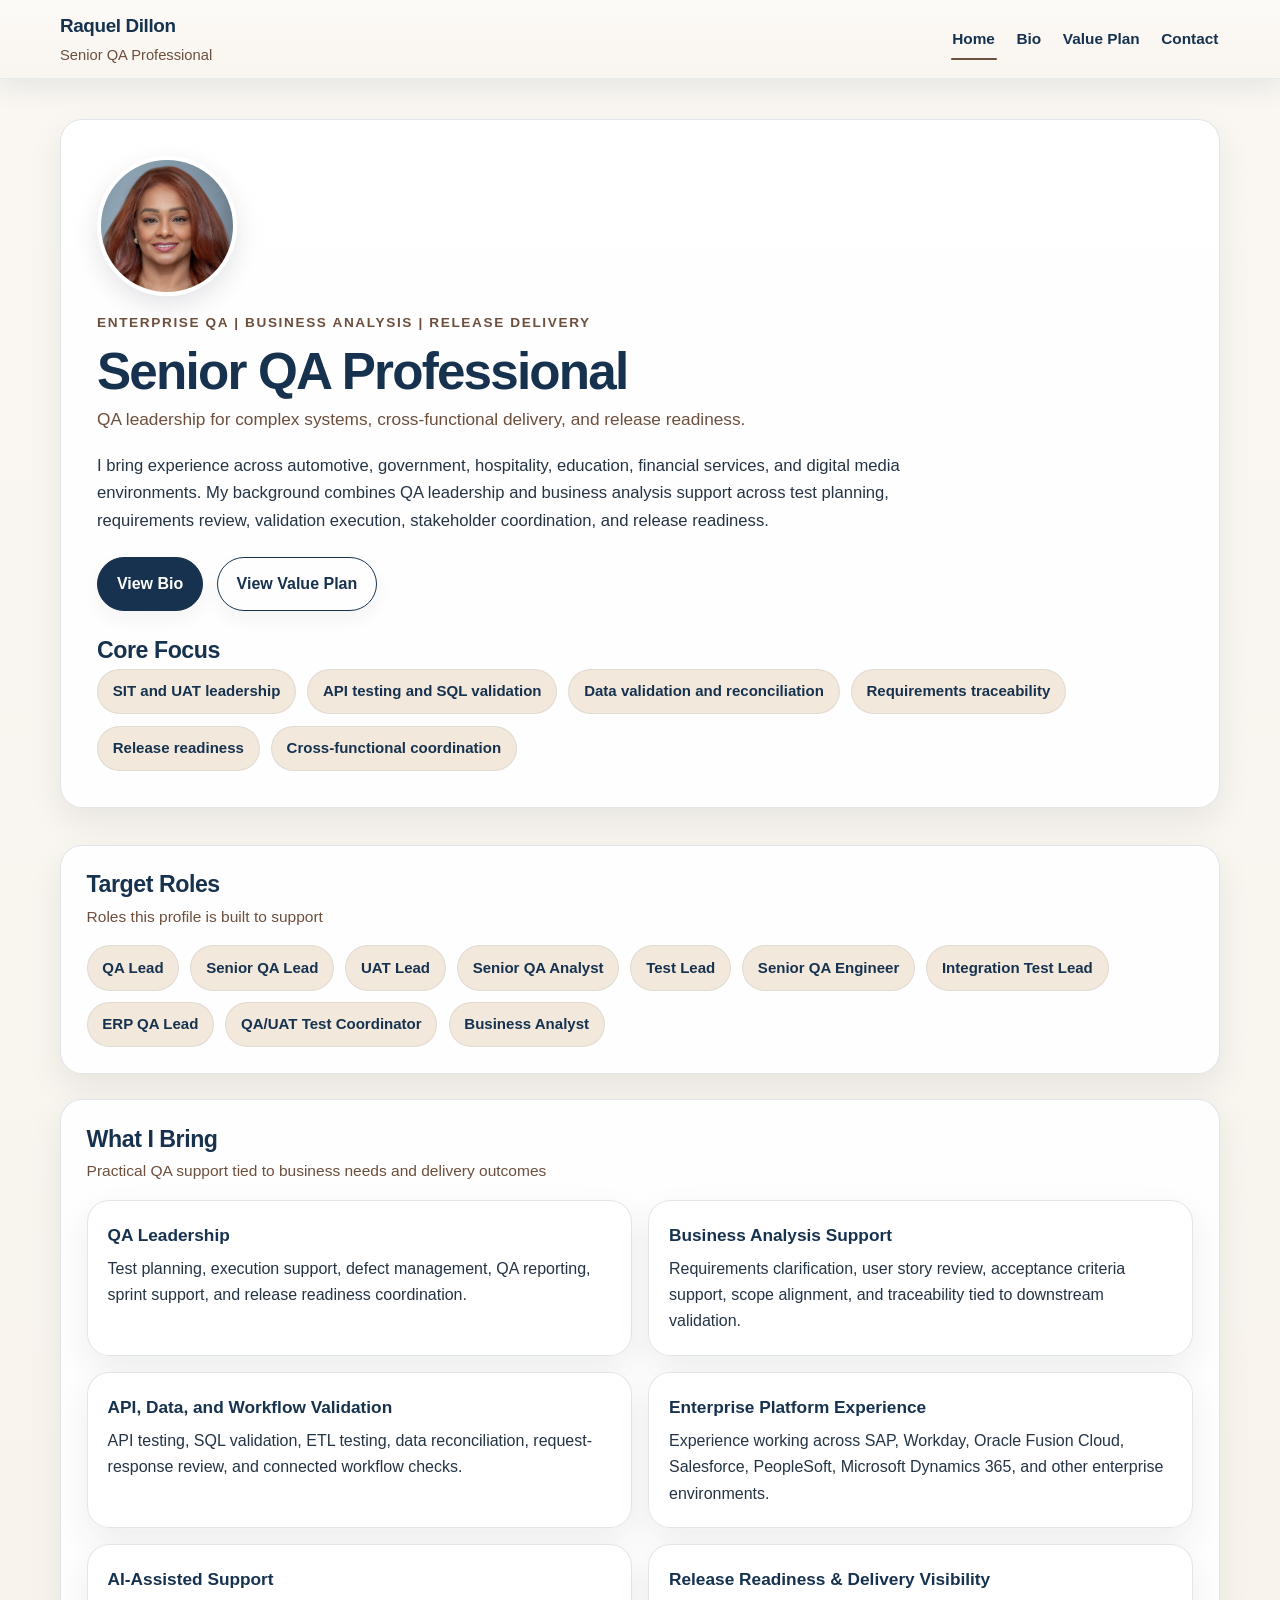
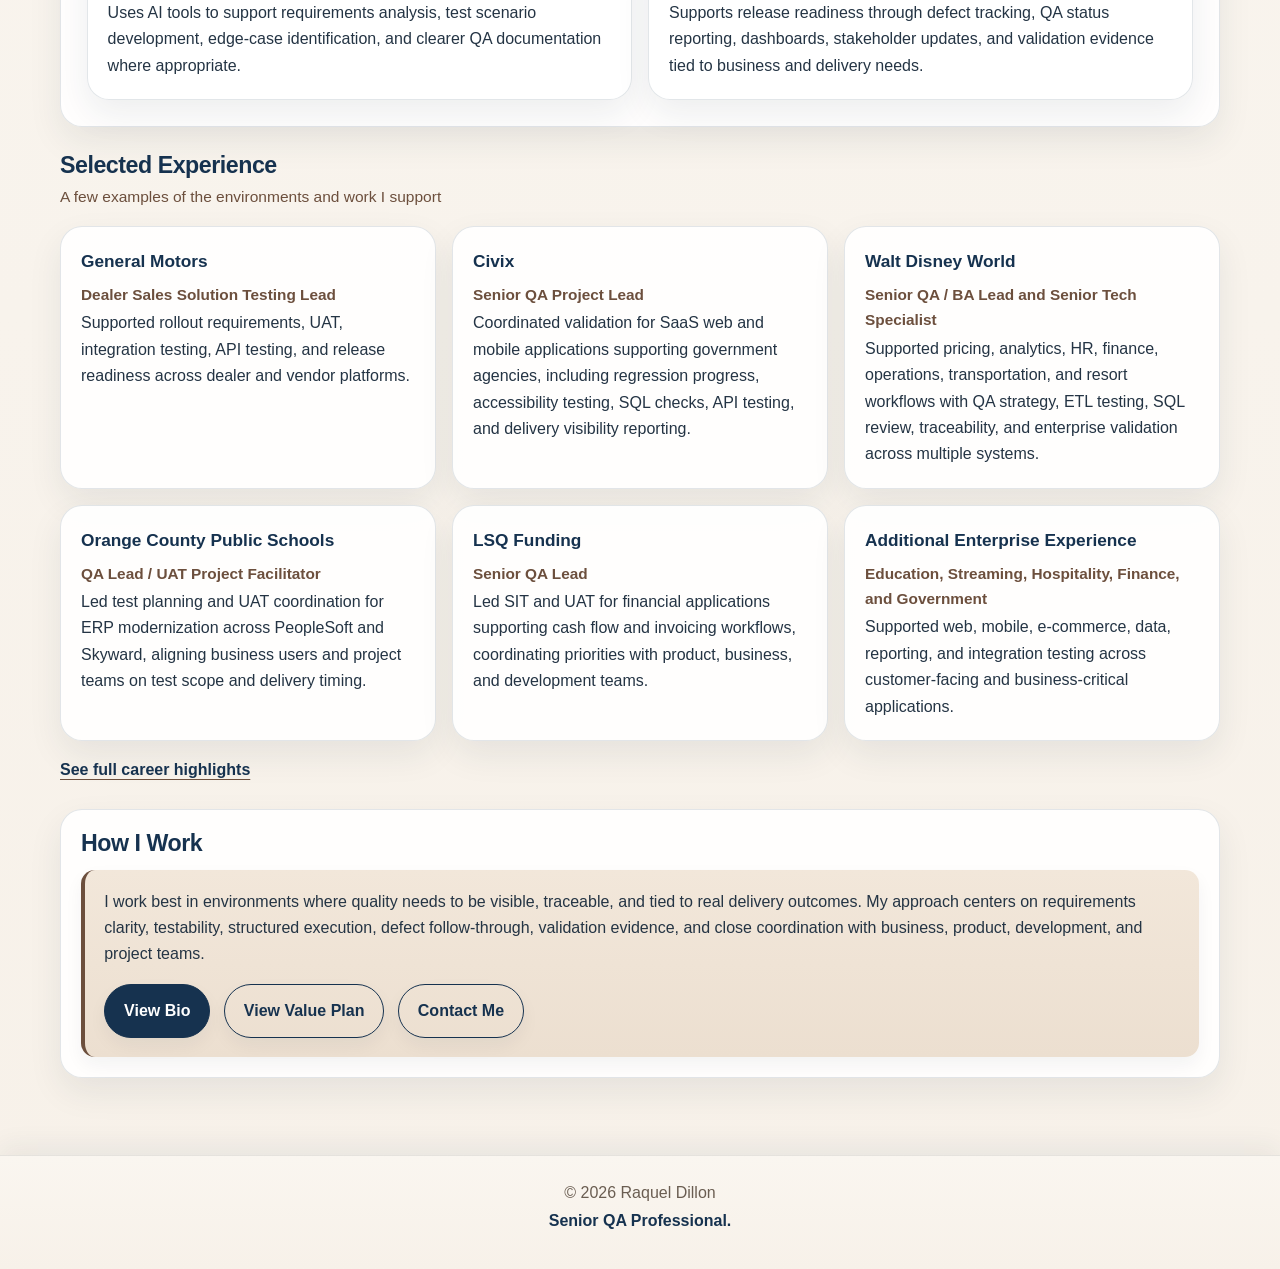
<file: index.html>
<!DOCTYPE html>
<html lang="en">
<head>
  <meta charset="UTF-8" />
  <meta name="viewport" content="width=device-width, initial-scale=1.0" />
  <title>Raquel Dillon | Senior QA Professional</title>
  <link rel="stylesheet" href="styles.css" />
</head>
<body>
  <header class="site-header">
    <div class="container header-inner">
      <a class="brand" href="index.html" aria-label="Raquel Dillon Home">
        <span class="brand-name">Raquel Dillon</span>
        <span class="brand-role">Senior QA Professional</span>
      </a>

      <nav class="site-nav" aria-label="Main Navigation">
        <a href="index.html" class="active">Home</a>
        <a href="bio.html">Bio</a>
        <a href="valueplan.html">Value Plan</a>
        <a href="contact.html">Contact</a>
      </nav>
    </div>
  </header>

  <main>
    <section class="hero-section">
      <div class="container">
        <div class="hero-card">
          <div class="profile-photo-wrap">
            <img src="profile.jpg" alt="Raquel Dillon" class="profile-photo" />
          </div>

          <p class="eyebrow">Enterprise QA | Business Analysis | Release Delivery</p>
          <h1 class="page-title">Senior QA Professional</h1>
          <p class="hero-subtitle">
            QA leadership for complex systems, cross-functional delivery, and release readiness.
          </p>

          <p class="hero-copy">
            I bring experience across automotive, government, hospitality, education, financial services, and digital media environments. My background combines QA leadership and business analysis support across test planning, requirements review, validation execution, stakeholder coordination, and release readiness.
          </p>

          <div class="button-row">
            <a class="btn btn-primary" href="bio.html">View Bio</a>
            <a class="btn btn-secondary" href="valueplan.html">View Value Plan</a>
          </div>

          <section class="section-top">
            <h2 class="section-title">Core Focus</h2>
            <ul class="pill-list">
              <li>SIT and UAT leadership</li>
              <li>API testing and SQL validation</li>
              <li>Data validation and reconciliation</li>
              <li>Requirements traceability</li>
              <li>Release readiness</li>
              <li>Cross-functional coordination</li>
            </ul>
          </section>
        </div>
      </div>
    </section>

    <section class="content-section">
      <div class="container">
        <div class="panel">
          <h2 class="section-title">Target Roles</h2>
          <p class="section-subtitle">Roles this profile is built to support</p>

          <ul class="pill-list">
            <li>QA Lead</li>
            <li>Senior QA Lead</li>
            <li>UAT Lead</li>
            <li>Senior QA Analyst</li>
            <li>Test Lead</li>
            <li>Senior QA Engineer</li>
            <li>Integration Test Lead</li>
            <li>ERP QA Lead</li>
            <li>QA/UAT Test Coordinator</li>
            <li>Business Analyst</li>
          </ul>
        </div>
      </div>
    </section>

    <section class="content-section">
      <div class="container">
        <div class="panel">
          <h2 class="section-title">What I Bring</h2>
          <p class="section-subtitle">Practical QA support tied to business needs and delivery outcomes</p>

          <div class="card-grid two-col">
            <article class="info-card">
              <h3>QA Leadership</h3>
              <p>
                Test planning, execution support, defect management, QA reporting, sprint support, and release readiness coordination.
              </p>
            </article>

            <article class="info-card">
              <h3>Business Analysis Support</h3>
              <p>
                Requirements clarification, user story review, acceptance criteria support, scope alignment, and traceability tied to downstream validation.
              </p>
            </article>

            <article class="info-card">
              <h3>API, Data, and Workflow Validation</h3>
              <p>
                API testing, SQL validation, ETL testing, data reconciliation, request-response review, and connected workflow checks.
              </p>
            </article>

            <article class="info-card">
              <h3>Enterprise Platform Experience</h3>
              <p>
                Experience working across SAP, Workday, Oracle Fusion Cloud, Salesforce, PeopleSoft, Microsoft Dynamics 365, and other enterprise environments.
              </p>
            </article>

            <article class="info-card">
              <h3>AI-Assisted Support</h3>
              <p>
                Uses AI tools to support requirements analysis, test scenario development, edge-case identification, and clearer QA documentation where appropriate.
              </p>
            </article>

<article class="info-card">
  <h3>Release Readiness &amp; Delivery Visibility</h3>
  <p>
    Supports release readiness through defect tracking, QA status reporting, dashboards, stakeholder updates, and validation evidence tied to business and delivery needs.
  </p>
</article>
            
          </div>
        </div>
      </div>
    </section>

    <section class="content-section">
      <div class="container">
        <h2 class="section-title">Selected Experience</h2>
        <p class="section-subtitle">A few examples of the environments and work I support</p>

        <div class="experience-grid">
          <article class="experience-card">
            <h3>General Motors</h3>
            <p class="role-line">Dealer Sales Solution Testing Lead</p>
            <p>
              Supported rollout requirements, UAT, integration testing, API testing, and release readiness across dealer and vendor platforms.
            </p>
          </article>

          <article class="experience-card">
            <h3>Civix</h3>
            <p class="role-line">Senior QA Project Lead</p>
            <p>
              Coordinated validation for SaaS web and mobile applications supporting government agencies, including regression progress, accessibility testing, SQL checks, API testing, and delivery visibility reporting.
            </p>
          </article>

          <article class="experience-card">
            <h3>Walt Disney World</h3>
            <p class="role-line">Senior QA / BA Lead and Senior Tech Specialist</p>
            <p>
              Supported pricing, analytics, HR, finance, operations, transportation, and resort workflows with QA strategy, ETL testing, SQL review, traceability, and enterprise validation across multiple systems.
            </p>
          </article>

          <article class="experience-card">
            <h3>Orange County Public Schools</h3>
            <p class="role-line">QA Lead / UAT Project Facilitator</p>
            <p>
              Led test planning and UAT coordination for ERP modernization across PeopleSoft and Skyward, aligning business users and project teams on test scope and delivery timing.
            </p>
          </article>

          <article class="experience-card">
            <h3>LSQ Funding</h3>
            <p class="role-line">Senior QA Lead</p>
            <p>
              Led SIT and UAT for financial applications supporting cash flow and invoicing workflows, coordinating priorities with product, business, and development teams.
            </p>
          </article>

          <article class="experience-card">
            <h3>Additional Enterprise Experience</h3>
            <p class="role-line">Education, Streaming, Hospitality, Finance, and Government</p>
            <p>
              Supported web, mobile, e-commerce, data, reporting, and integration testing across customer-facing and business-critical applications.
            </p>
          </article>
        </div>

        <a class="text-link" href="bio.html">See full career highlights</a>
      </div>
    </section>

    <section class="content-section">
      <div class="container">
        <div class="info-card section-card">
          <h2 class="section-title">How I Work</h2>
          <div class="note-box">
            <p>
              I work best in environments where quality needs to be visible, traceable, and tied to real delivery outcomes. My approach centers on requirements clarity, testability, structured execution, defect follow-through, validation evidence, and close coordination with business, product, development, and project teams.
            </p>

            <div class="button-row">
           <a class="btn btn-primary" href="bio.html">View Bio</a>
            <a class="btn btn-secondary" href="valueplan.html">View Value Plan</a>
              <a class="btn btn-secondary" href="contact.html">Contact Me</a>
            </div>
          </div>
        </div>
      </div>
    </section>
  </main>

  <footer class="site-footer">
    <div class="container">
      <p>© 2026 Raquel Dillon</p>
      <p class="footer-role">Senior QA Professional.</p>
    </div>
  </footer>
</body>
</html>
</file>
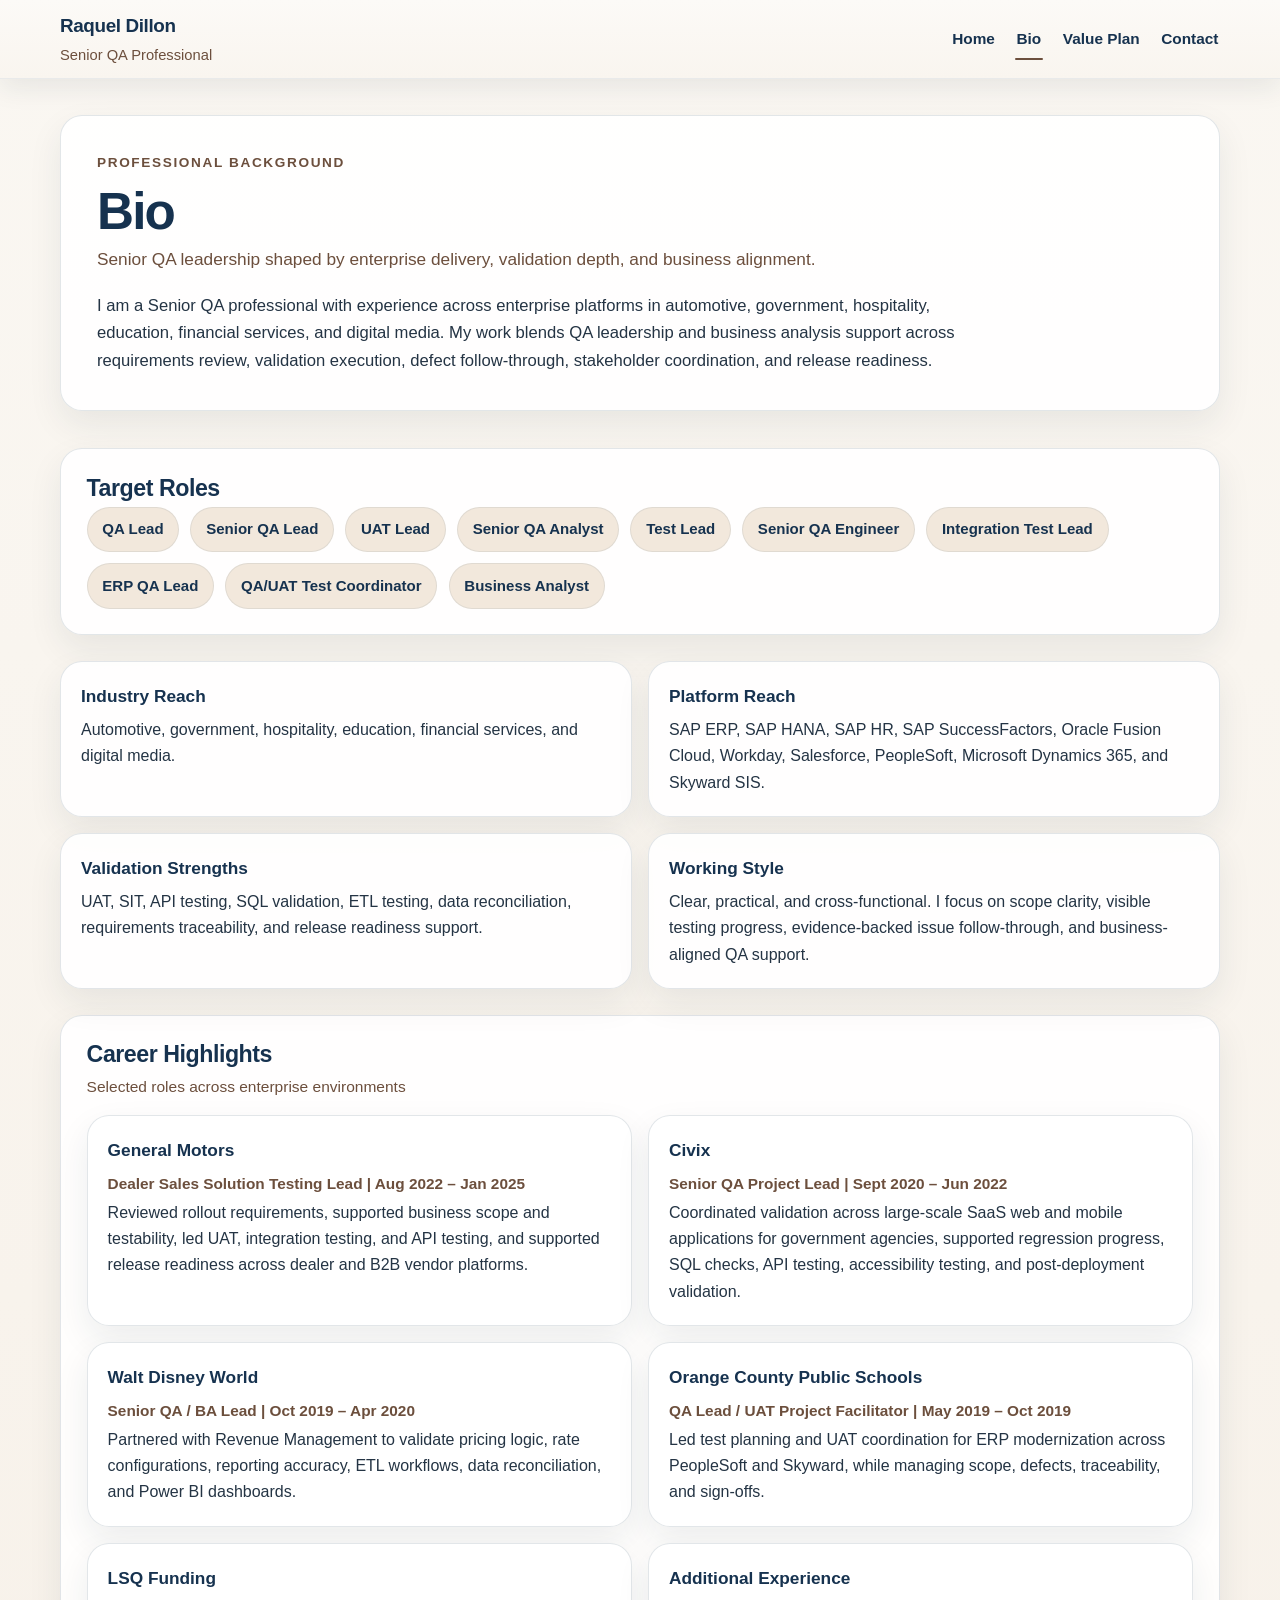
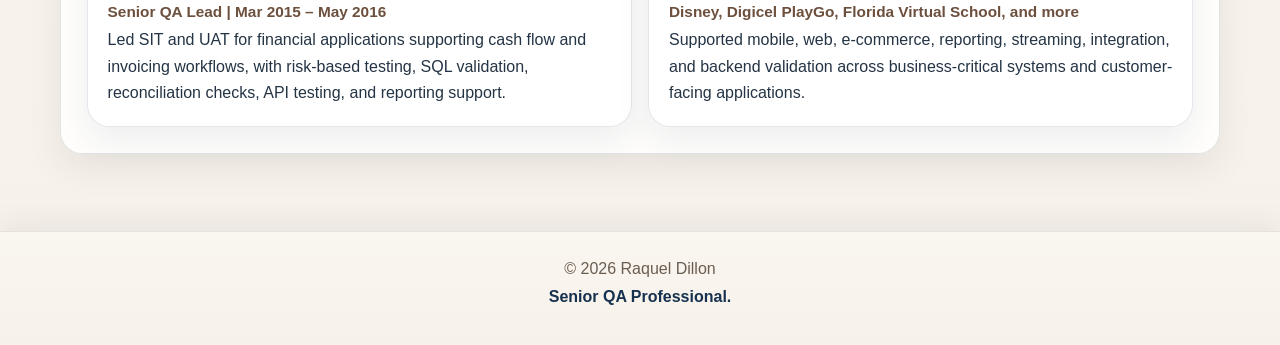
<file: bio.html>
<!DOCTYPE html>
<html lang="en">
<head>
  <meta charset="UTF-8" />
  <meta name="viewport" content="width=device-width, initial-scale=1.0" />
  <title>Raquel Dillon | Bio</title>
  <link rel="stylesheet" href="styles.css" />
</head>
<body>
  <header class="site-header">
    <div class="container header-inner">
      <a class="brand" href="index.html" aria-label="Raquel Dillon Home">
        <span class="brand-name">Raquel Dillon</span>
        <span class="brand-role">Senior QA Professional</span>
      </a>

      <nav class="site-nav" aria-label="Main Navigation">
        <a href="index.html">Home</a>
        <a href="bio.html" class="active">Bio</a>
        <a href="valueplan.html">Value Plan</a>
        <a href="contact.html">Contact</a>
      </nav>
    </div>
  </header>

  <main>
    <section class="hero-section inner-hero">
      <div class="container">
        <div class="hero-card">
          <p class="eyebrow">Professional Background</p>
          <h1 class="page-title">Bio</h1>
          <p class="hero-subtitle">
            Senior QA leadership shaped by enterprise delivery, validation depth, and business alignment.
          </p>

          <p class="hero-copy">
            I am a Senior QA professional with experience across enterprise platforms in automotive, government, hospitality, education, financial services, and digital media. My work blends QA leadership and business analysis support across requirements review, validation execution, defect follow-through, stakeholder coordination, and release readiness.
          </p>
        </div>
      </div>
    </section>

    <section class="content-section">
      <div class="container">
        <div class="panel">
          <h2 class="section-title">Target Roles</h2>
          <ul class="pill-list">
            <li>QA Lead</li>
            <li>Senior QA Lead</li>
            <li>UAT Lead</li>
            <li>Senior QA Analyst</li>
            <li>Test Lead</li>
            <li>Senior QA Engineer</li>
            <li>Integration Test Lead</li>
            <li>ERP QA Lead</li>
            <li>QA/UAT Test Coordinator</li>
            <li>Business Analyst</li>
          </ul>
        </div>
      </div>
    </section>

    <section class="content-section">
      <div class="container">
        <div class="card-grid two-col">
          <article class="info-card">
            <h3>Industry Reach</h3>
            <p>Automotive, government, hospitality, education, financial services, and digital media.</p>
          </article>

          <article class="info-card">
            <h3>Platform Reach</h3>
            <p>SAP ERP, SAP HANA, SAP HR, SAP SuccessFactors, Oracle Fusion Cloud, Workday, Salesforce, PeopleSoft, Microsoft Dynamics 365, and Skyward SIS.</p>
          </article>

          <article class="info-card">
            <h3>Validation Strengths</h3>
            <p>UAT, SIT, API testing, SQL validation, ETL testing, data reconciliation, requirements traceability, and release readiness support.</p>
          </article>

          <article class="info-card">
            <h3>Working Style</h3>
            <p>Clear, practical, and cross-functional. I focus on scope clarity, visible testing progress, evidence-backed issue follow-through, and business-aligned QA support.</p>
          </article>
        </div>
      </div>
    </section>

    <section class="content-section">
      <div class="container">
        <div class="panel">
          <h2 class="section-title">Career Highlights</h2>
          <p class="section-subtitle">Selected roles across enterprise environments</p>

          <div class="card-grid two-col">
            <article class="info-card">
              <h3>General Motors</h3>
              <p class="role-line">Dealer Sales Solution Testing Lead | Aug 2022 – Jan 2025</p>
              <p>
                Reviewed rollout requirements, supported business scope and testability, led UAT, integration testing, and API testing, and supported release readiness across dealer and B2B vendor platforms.
              </p>
            </article>

            <article class="info-card">
              <h3>Civix</h3>
              <p class="role-line">Senior QA Project Lead | Sept 2020 – Jun 2022</p>
              <p>
                Coordinated validation across large-scale SaaS web and mobile applications for government agencies, supported regression progress, SQL checks, API testing, accessibility testing, and post-deployment validation.
              </p>
            </article>

            <article class="info-card">
              <h3>Walt Disney World</h3>
              <p class="role-line">Senior QA / BA Lead | Oct 2019 – Apr 2020</p>
              <p>
                Partnered with Revenue Management to validate pricing logic, rate configurations, reporting accuracy, ETL workflows, data reconciliation, and Power BI dashboards.
              </p>
            </article>

            <article class="info-card">
              <h3>Orange County Public Schools</h3>
              <p class="role-line">QA Lead / UAT Project Facilitator | May 2019 – Oct 2019</p>
              <p>
                Led test planning and UAT coordination for ERP modernization across PeopleSoft and Skyward, while managing scope, defects, traceability, and sign-offs.
              </p>
            </article>

            <article class="info-card">
              <h3>LSQ Funding</h3>
              <p class="role-line">Senior QA Lead | Mar 2015 – May 2016</p>
              <p>
                Led SIT and UAT for financial applications supporting cash flow and invoicing workflows, with risk-based testing, SQL validation, reconciliation checks, API testing, and reporting support.
              </p>
            </article>

            <article class="info-card">
              <h3>Additional Experience</h3>
              <p class="role-line">Disney, Digicel PlayGo, Florida Virtual School, and more</p>
              <p>
                Supported mobile, web, e-commerce, reporting, streaming, integration, and backend validation across business-critical systems and customer-facing applications.
              </p>
            </article>
          </div>

          
        </div>
      </div>
    </section>
  </main>

  <footer class="site-footer">
    <div class="container">
      <p>© 2026 Raquel Dillon</p>
      <p class="footer-role">Senior QA Professional.</p>
    </div>
  </footer>
</body>
</html>
</file>
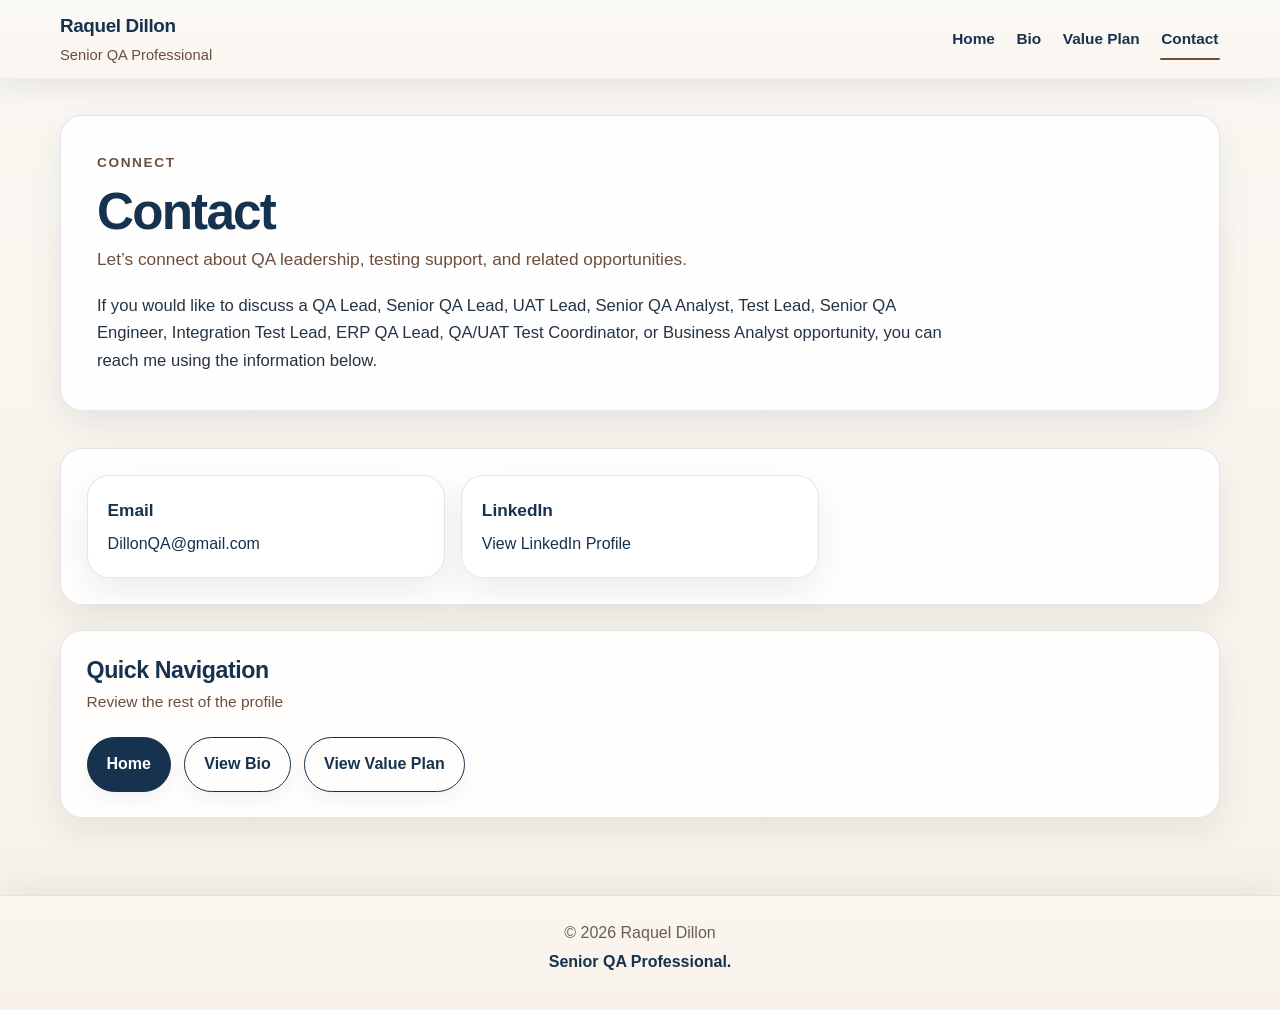
<file: contact.html>
<!DOCTYPE html>
<html lang="en">
<head>
  <meta charset="UTF-8" />
  <meta name="viewport" content="width=device-width, initial-scale=1.0" />
  <title>Raquel Dillon | Contact</title>
  <link rel="stylesheet" href="styles.css" />
</head>
<body>
  <header class="site-header">
    <div class="container header-inner">
      <a class="brand" href="index.html" aria-label="Raquel Dillon Home">
        <span class="brand-name">Raquel Dillon</span>
        <span class="brand-role">Senior QA Professional</span>
      </a>

      <nav class="site-nav" aria-label="Main Navigation">
        <a href="index.html">Home</a>
        <a href="bio.html">Bio</a>
        <a href="valueplan.html">Value Plan</a>
        <a href="contact.html" class="active">Contact</a>
      </nav>
    </div>
  </header>

  <main>
    <section class="hero-section inner-hero">
      <div class="container">
        <div class="hero-card">
          <p class="eyebrow">Connect</p>
          <h1 class="page-title">Contact</h1>
          <p class="hero-subtitle">
            Let’s connect about QA leadership, testing support, and related opportunities.
          </p>

          <p class="hero-copy">
            If you would like to discuss a QA Lead, Senior QA Lead, UAT Lead, Senior QA Analyst, Test Lead, Senior QA Engineer, Integration Test Lead, ERP QA Lead, QA/UAT Test Coordinator, or Business Analyst opportunity, you can reach me using the information below.
          </p>
        </div>
      </div>
    </section>

    <section class="content-section">
      <div class="container">
        <div class="panel">
        <div class="contact-grid">
          <article class="contact-card">
            <h3>Email</h3>
            <p><a href="mailto:DillonQA@gmail.com">DillonQA@gmail.com</a></p>
          </article>


          <article class="contact-card">
            <h3>LinkedIn</h3>
            <p>
              <a href="https://www.linkedin.com/in/raquel-dillon-b1bba695/" target="_blank" rel="noopener">
                View LinkedIn Profile
              </a>
            </p>
          </article>
        </div>
                  </div>
      </div>
    </section>

    <section class="content-section">
      <div class="container">
        <div class="panel">
          <h2 class="section-title">Quick Navigation</h2>
          <p class="section-subtitle">Review the rest of the profile</p>

          <div class="button-row">
              <a class="btn btn-primary" href="index.html">Home</a>
            <a class="btn btn-secondary" href="bio.html">View Bio</a>
            <a class="btn btn-secondary" href="valueplan.html">View Value Plan</a>
          </div>
        </div>
      </div>
    </section>
  </main>

  <footer class="site-footer">
    <div class="container">
      <p>© 2026 Raquel Dillon</p>
      <p class="footer-role">Senior QA Professional.</p>
    </div>
  </footer>
</body>
</html>
</file>
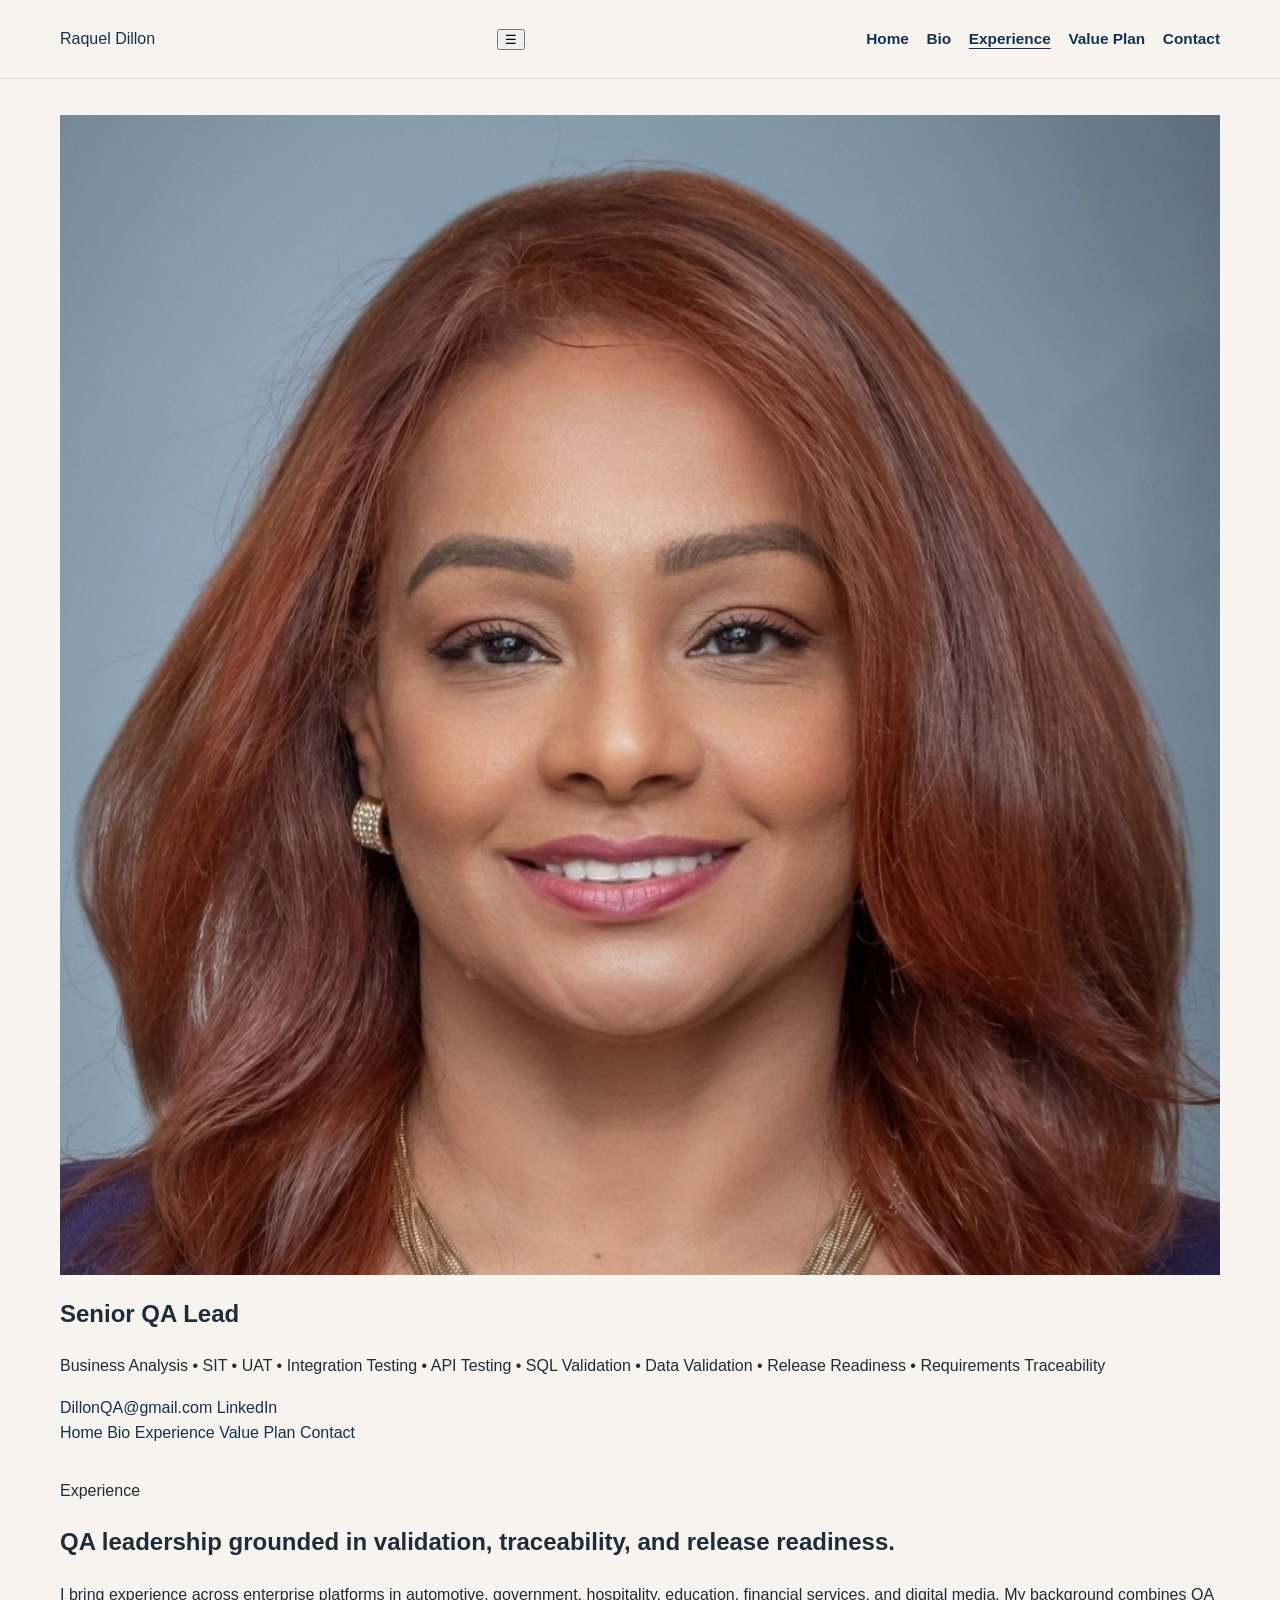
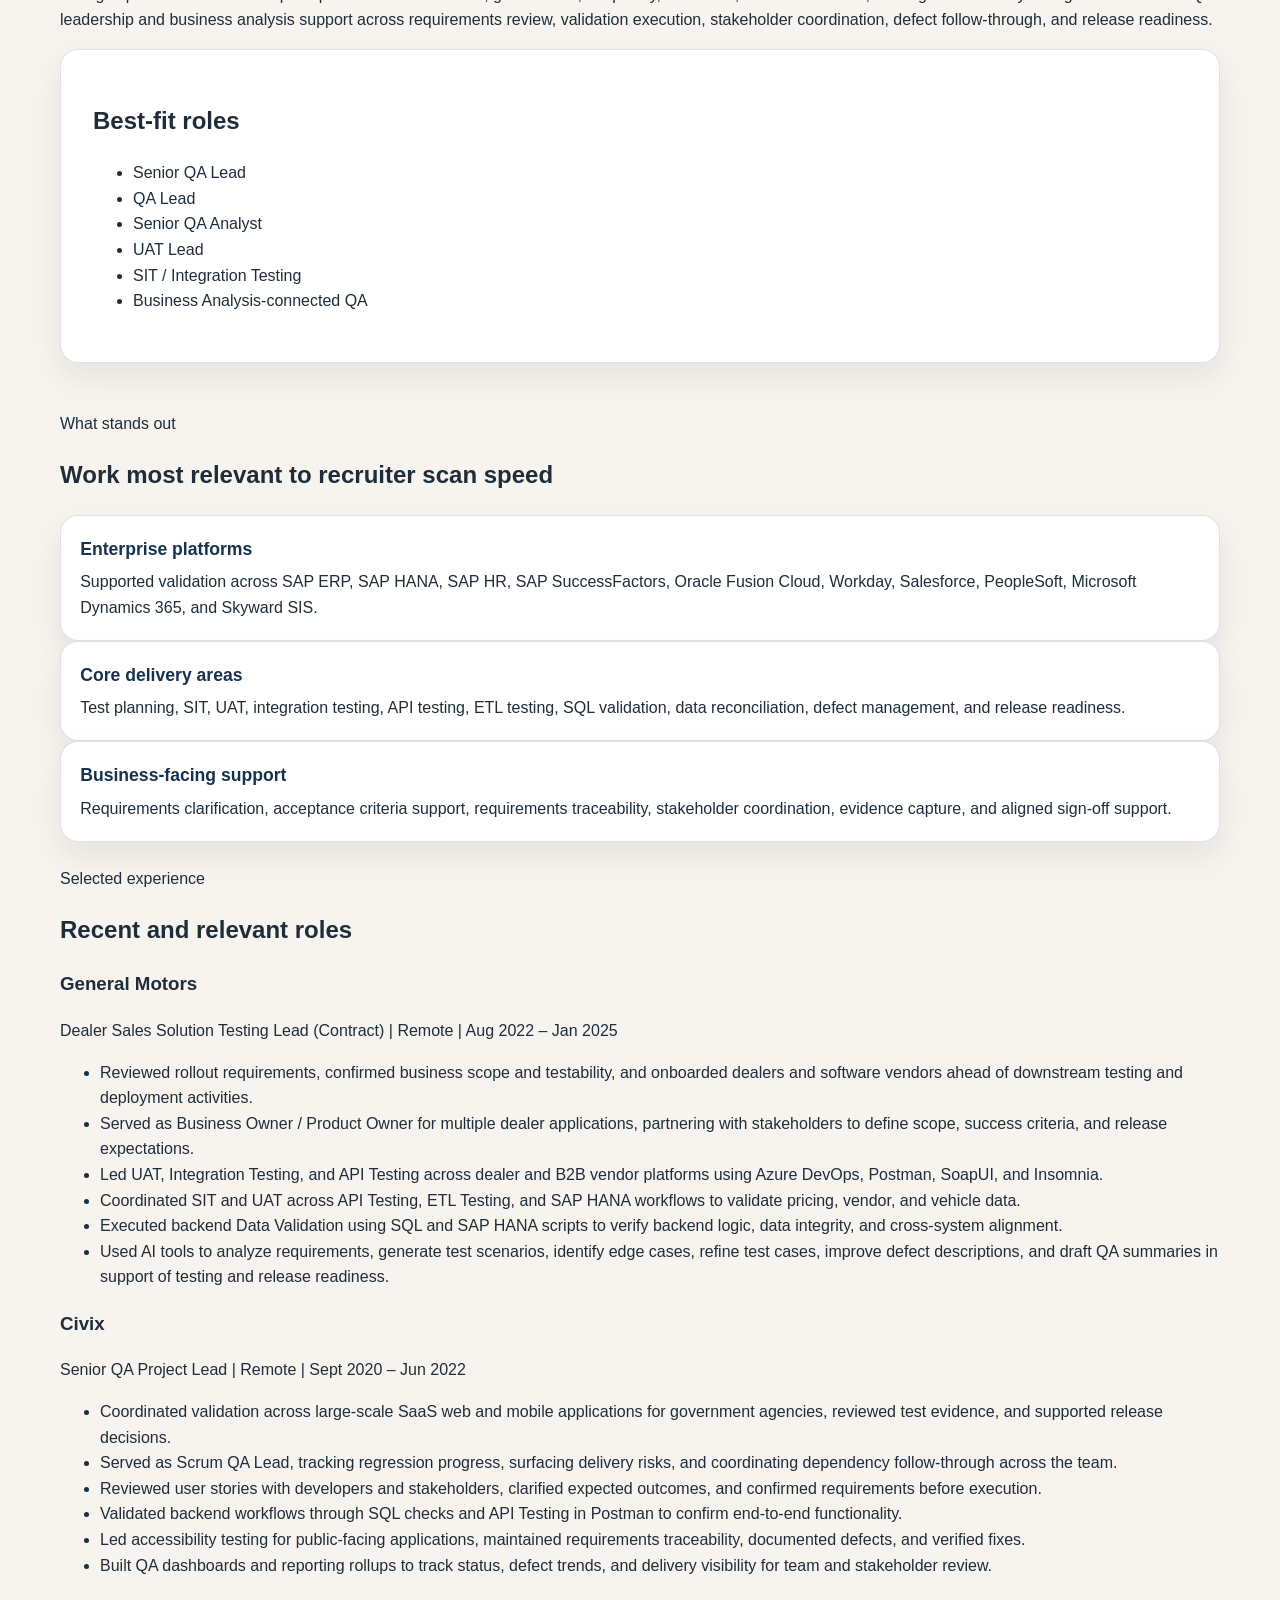
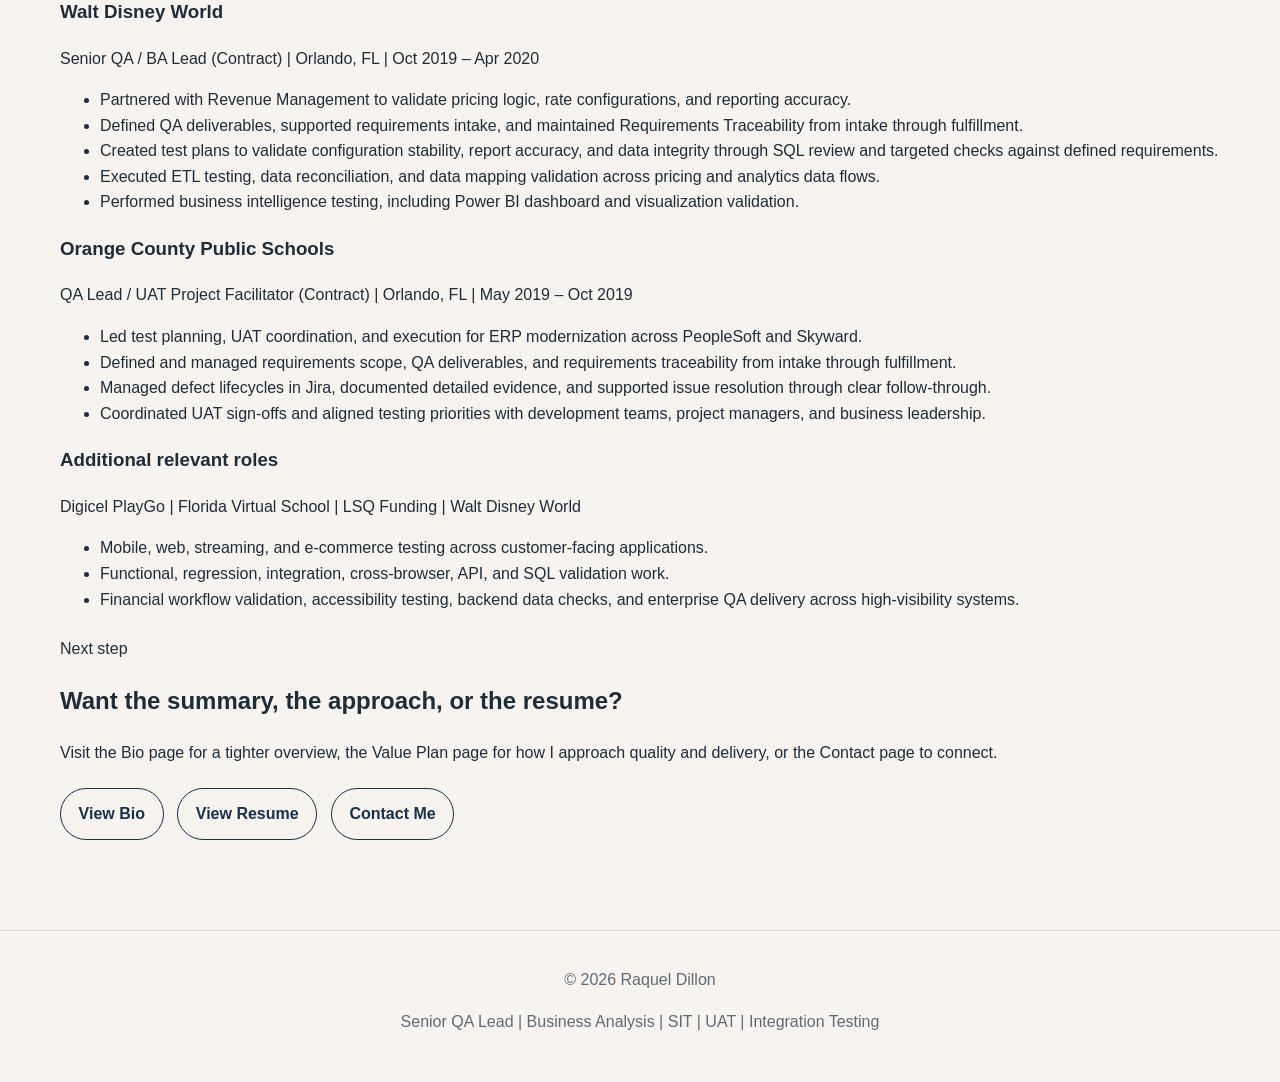
<file: experience.html>
<!DOCTYPE html>
<html lang="en">
<head>
  <meta charset="UTF-8" />
  <meta name="viewport" content="width=device-width, initial-scale=1.0" />
  <title>Raquel Dillon | Experience</title>
  <meta
    name="description"
    content="Experience highlights for Raquel Dillon across QA leadership, business analysis support, SIT, UAT, integration testing, API testing, SQL validation, data validation, and release readiness."
  />
  <link rel="stylesheet" href="style.css" />
</head>
<body>
  <header class="site-header">
    <div class="container nav-wrap">
      <a href="index.html" class="logo">Raquel Dillon</a>

      <button class="nav-toggle" aria-label="Open navigation" aria-expanded="false">
        ☰
      </button>

      <nav class="site-nav">
        <a href="index.html">Home</a>
        <a href="bio.html">Bio</a>
        <a href="experience.html" class="active">Experience</a>
        <a href="valueplan.html">Value Plan</a>
        <a href="contact.html">Contact</a>
      </nav>
    </div>
  </header>

  <main class="page-shell container">
    <aside class="side-panel">
      <div class="sidebar-inner">
        <div class="sidebar-profile">
          <img src="profile.jpg" alt="Raquel Dillon" class="profile-photo" />
        </div>

        <div class="sidebar-intro">
          <h2>Senior QA Lead</h2>
          <p class="sidebar-roles-text">
            Business Analysis • SIT • UAT • Integration Testing • API Testing •
            SQL Validation • Data Validation • Release Readiness • Requirements Traceability
          </p>
        </div>

        <div class="sidebar-contact">
          <a href="mailto:DillonQA@gmail.com" class="sidebar-button">DillonQA@gmail.com</a>
          <a
            href="https://www.linkedin.com/in/raquel-dillon-b1bba695/"
            target="_blank"
            rel="noopener noreferrer"
            class="sidebar-button"
          >
            LinkedIn
          </a>
        </div>

        <nav class="sidebar-nav">
          <a href="index.html">Home</a>
          <a href="bio.html">Bio</a>
          <a href="experience.html" class="active-link">Experience</a>
          <a href="valueplan.html">Value Plan</a>
          <a href="contact.html">Contact</a>
        </nav>
      </div>
    </aside>

    <div class="main-content">
      <section class="page-hero">
        <div class="experience-hero-grid">
          <div class="narrow">
            <p class="eyebrow">Experience</p>
            <h1>QA leadership grounded in validation, traceability, and release readiness.</h1>
            <p class="page-intro">
              I bring experience across enterprise platforms in automotive, government, hospitality,
              education, financial services, and digital media. My background combines QA leadership
              and business analysis support across requirements review, validation execution,
              stakeholder coordination, defect follow-through, and release readiness.
            </p>
          </div>

          <div class="hero-card vertical-card">
            <h2>Best-fit roles</h2>
            <ul class="clean-list">
              <li>Senior QA Lead</li>
              <li>QA Lead</li>
              <li>Senior QA Analyst</li>
              <li>UAT Lead</li>
              <li>SIT / Integration Testing</li>
              <li>Business Analysis-connected QA</li>
            </ul>
          </div>
        </div>
      </section>

      <section class="section">
        <div class="section-heading">
          <p class="eyebrow">What stands out</p>
          <h2>Work most relevant to recruiter scan speed</h2>
        </div>

        <div class="card-grid three-up">
          <article class="card">
            <h3>Enterprise platforms</h3>
            <p>
              Supported validation across SAP ERP, SAP HANA, SAP HR, SAP SuccessFactors,
              Oracle Fusion Cloud, Workday, Salesforce, PeopleSoft, Microsoft Dynamics 365,
              and Skyward SIS.
            </p>
          </article>

          <article class="card">
            <h3>Core delivery areas</h3>
            <p>
              Test planning, SIT, UAT, integration testing, API testing, ETL testing,
              SQL validation, data reconciliation, defect management, and release readiness.
            </p>
          </article>

          <article class="card">
            <h3>Business-facing support</h3>
            <p>
              Requirements clarification, acceptance criteria support, requirements traceability,
              stakeholder coordination, evidence capture, and aligned sign-off support.
            </p>
          </article>
        </div>
      </section>

      <section class="section section-alt">
        <div class="section-heading">
          <p class="eyebrow">Selected experience</p>
          <h2>Recent and relevant roles</h2>
        </div>

        <div class="stack">
          <article class="timeline-card">
            <div class="timeline-top">
              <h3>General Motors</h3>
              <p class="meta">Dealer Sales Solution Testing Lead (Contract) | Remote | Aug 2022 – Jan 2025</p>
            </div>
            <ul>
              <li>Reviewed rollout requirements, confirmed business scope and testability, and onboarded dealers and software vendors ahead of downstream testing and deployment activities.</li>
              <li>Served as Business Owner / Product Owner for multiple dealer applications, partnering with stakeholders to define scope, success criteria, and release expectations.</li>
              <li>Led UAT, Integration Testing, and API Testing across dealer and B2B vendor platforms using Azure DevOps, Postman, SoapUI, and Insomnia.</li>
              <li>Coordinated SIT and UAT across API Testing, ETL Testing, and SAP HANA workflows to validate pricing, vendor, and vehicle data.</li>
              <li>Executed backend Data Validation using SQL and SAP HANA scripts to verify backend logic, data integrity, and cross-system alignment.</li>
              <li>Used AI tools to analyze requirements, generate test scenarios, identify edge cases, refine test cases, improve defect descriptions, and draft QA summaries in support of testing and release readiness.</li>
            </ul>
          </article>

          <article class="timeline-card">
            <div class="timeline-top">
              <h3>Civix</h3>
              <p class="meta">Senior QA Project Lead | Remote | Sept 2020 – Jun 2022</p>
            </div>
            <ul>
              <li>Coordinated validation across large-scale SaaS web and mobile applications for government agencies, reviewed test evidence, and supported release decisions.</li>
              <li>Served as Scrum QA Lead, tracking regression progress, surfacing delivery risks, and coordinating dependency follow-through across the team.</li>
              <li>Reviewed user stories with developers and stakeholders, clarified expected outcomes, and confirmed requirements before execution.</li>
              <li>Validated backend workflows through SQL checks and API Testing in Postman to confirm end-to-end functionality.</li>
              <li>Led accessibility testing for public-facing applications, maintained requirements traceability, documented defects, and verified fixes.</li>
              <li>Built QA dashboards and reporting rollups to track status, defect trends, and delivery visibility for team and stakeholder review.</li>
            </ul>
          </article>

          <article class="timeline-card">
            <div class="timeline-top">
              <h3>Walt Disney World</h3>
              <p class="meta">Senior QA / BA Lead (Contract) | Orlando, FL | Oct 2019 – Apr 2020</p>
            </div>
            <ul>
              <li>Partnered with Revenue Management to validate pricing logic, rate configurations, and reporting accuracy.</li>
              <li>Defined QA deliverables, supported requirements intake, and maintained Requirements Traceability from intake through fulfillment.</li>
              <li>Created test plans to validate configuration stability, report accuracy, and data integrity through SQL review and targeted checks against defined requirements.</li>
              <li>Executed ETL testing, data reconciliation, and data mapping validation across pricing and analytics data flows.</li>
              <li>Performed business intelligence testing, including Power BI dashboard and visualization validation.</li>
            </ul>
          </article>

          <article class="timeline-card">
            <div class="timeline-top">
              <h3>Orange County Public Schools</h3>
              <p class="meta">QA Lead / UAT Project Facilitator (Contract) | Orlando, FL | May 2019 – Oct 2019</p>
            </div>
            <ul>
              <li>Led test planning, UAT coordination, and execution for ERP modernization across PeopleSoft and Skyward.</li>
              <li>Defined and managed requirements scope, QA deliverables, and requirements traceability from intake through fulfillment.</li>
              <li>Managed defect lifecycles in Jira, documented detailed evidence, and supported issue resolution through clear follow-through.</li>
              <li>Coordinated UAT sign-offs and aligned testing priorities with development teams, project managers, and business leadership.</li>
            </ul>
          </article>

          <article class="timeline-card">
            <div class="timeline-top">
              <h3>Additional relevant roles</h3>
              <p class="meta">Digicel PlayGo | Florida Virtual School | LSQ Funding | Walt Disney World</p>
            </div>
            <ul>
              <li>Mobile, web, streaming, and e-commerce testing across customer-facing applications.</li>
              <li>Functional, regression, integration, cross-browser, API, and SQL validation work.</li>
              <li>Financial workflow validation, accessibility testing, backend data checks, and enterprise QA delivery across high-visibility systems.</li>
            </ul>
          </article>
        </div>
      </section>

      <section class="section section-alt-strong">
        <div class="cta-box">
          <div>
            <p class="eyebrow">Next step</p>
            <h2>Want the summary, the approach, or the resume?</h2>
            <p>
              Visit the Bio page for a tighter overview, the Value Plan page for how I approach
              quality and delivery, or the Contact page to connect.
            </p>
          </div>

          <div class="button-row">
            <a class="btn" href="bio.html">View Bio</a>
            <a class="btn btn-secondary-light" href="resume.html">View Resume</a>
            <a class="btn btn-secondary-light" href="contact.html">Contact Me</a>
          </div>
        </div>
      </section>
    </div>
  </main>

  <footer class="site-footer">
    <div class="container footer-wrap">
      <p>© 2026 Raquel Dillon</p>
      <p>Senior QA Lead | Business Analysis | SIT | UAT | Integration Testing</p>
    </div>
  </footer>

  <script src="script.js"></script>
</body>
</html>
</file>
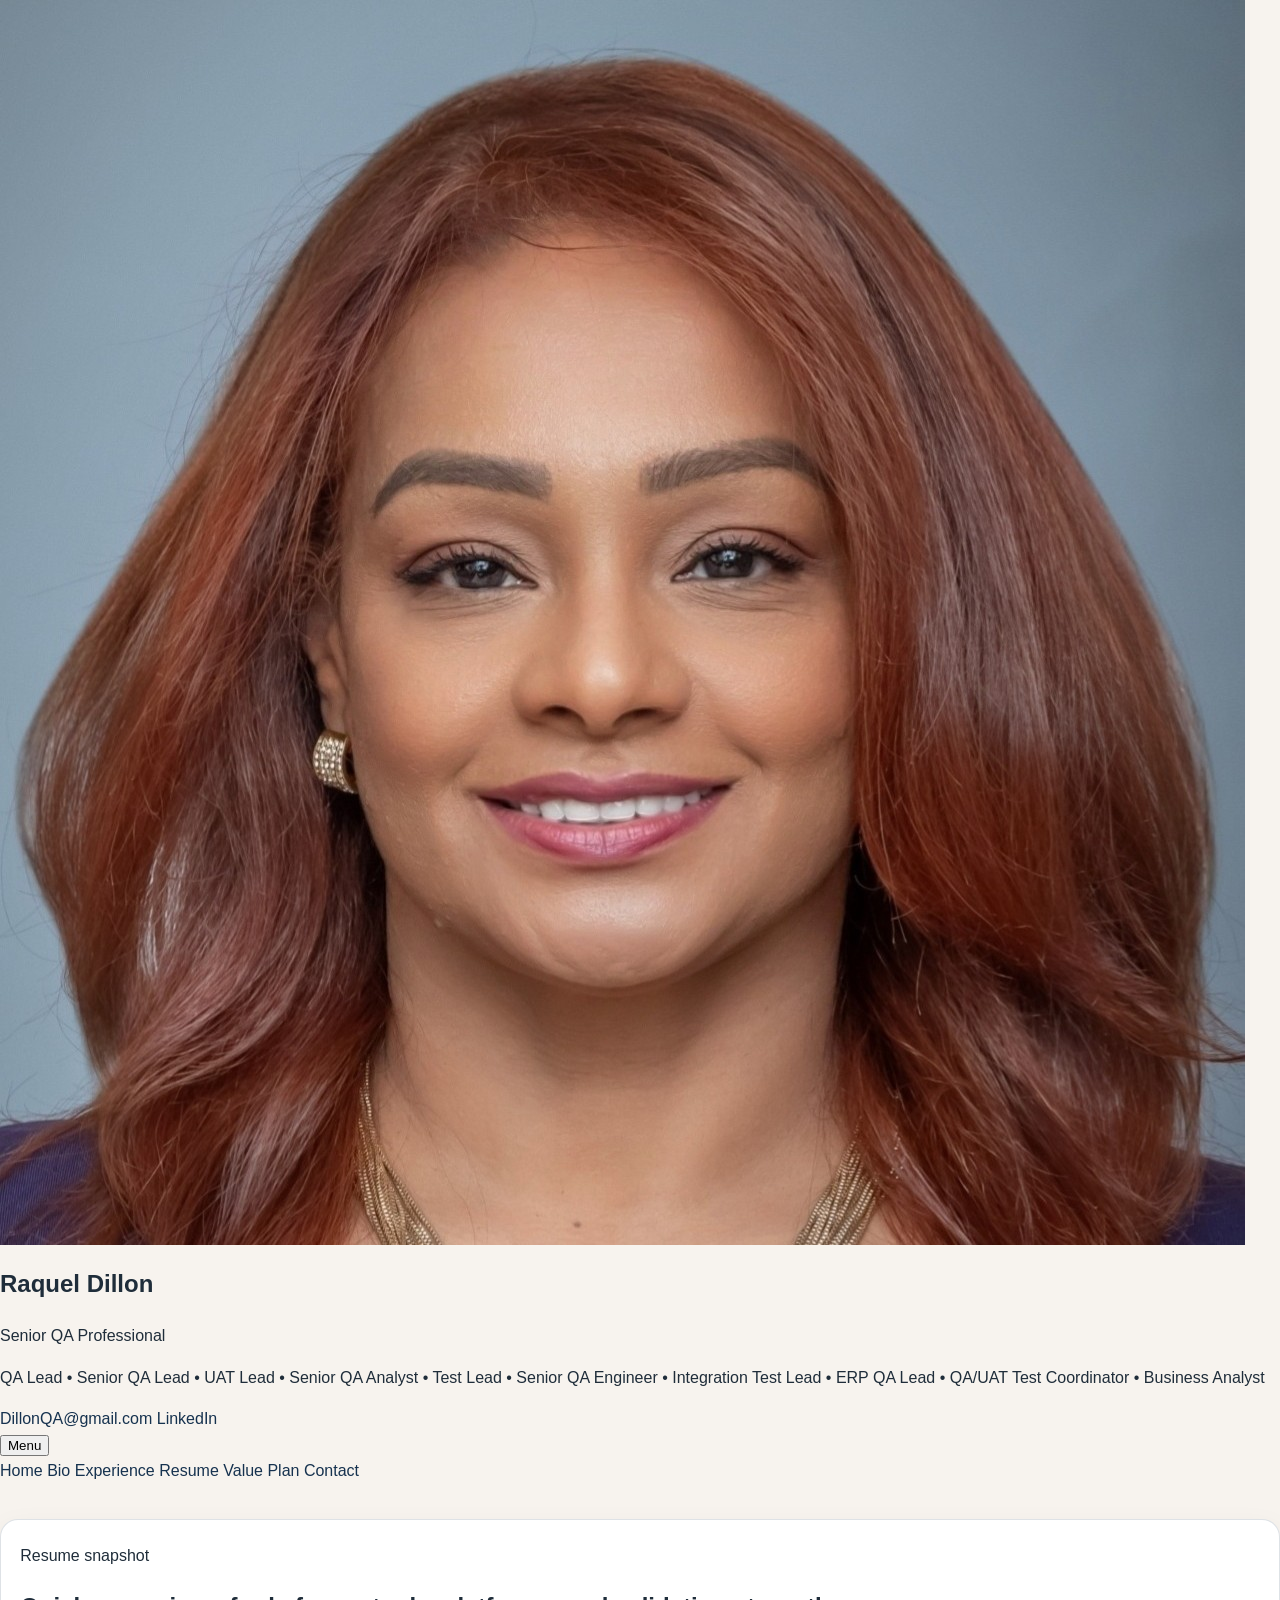
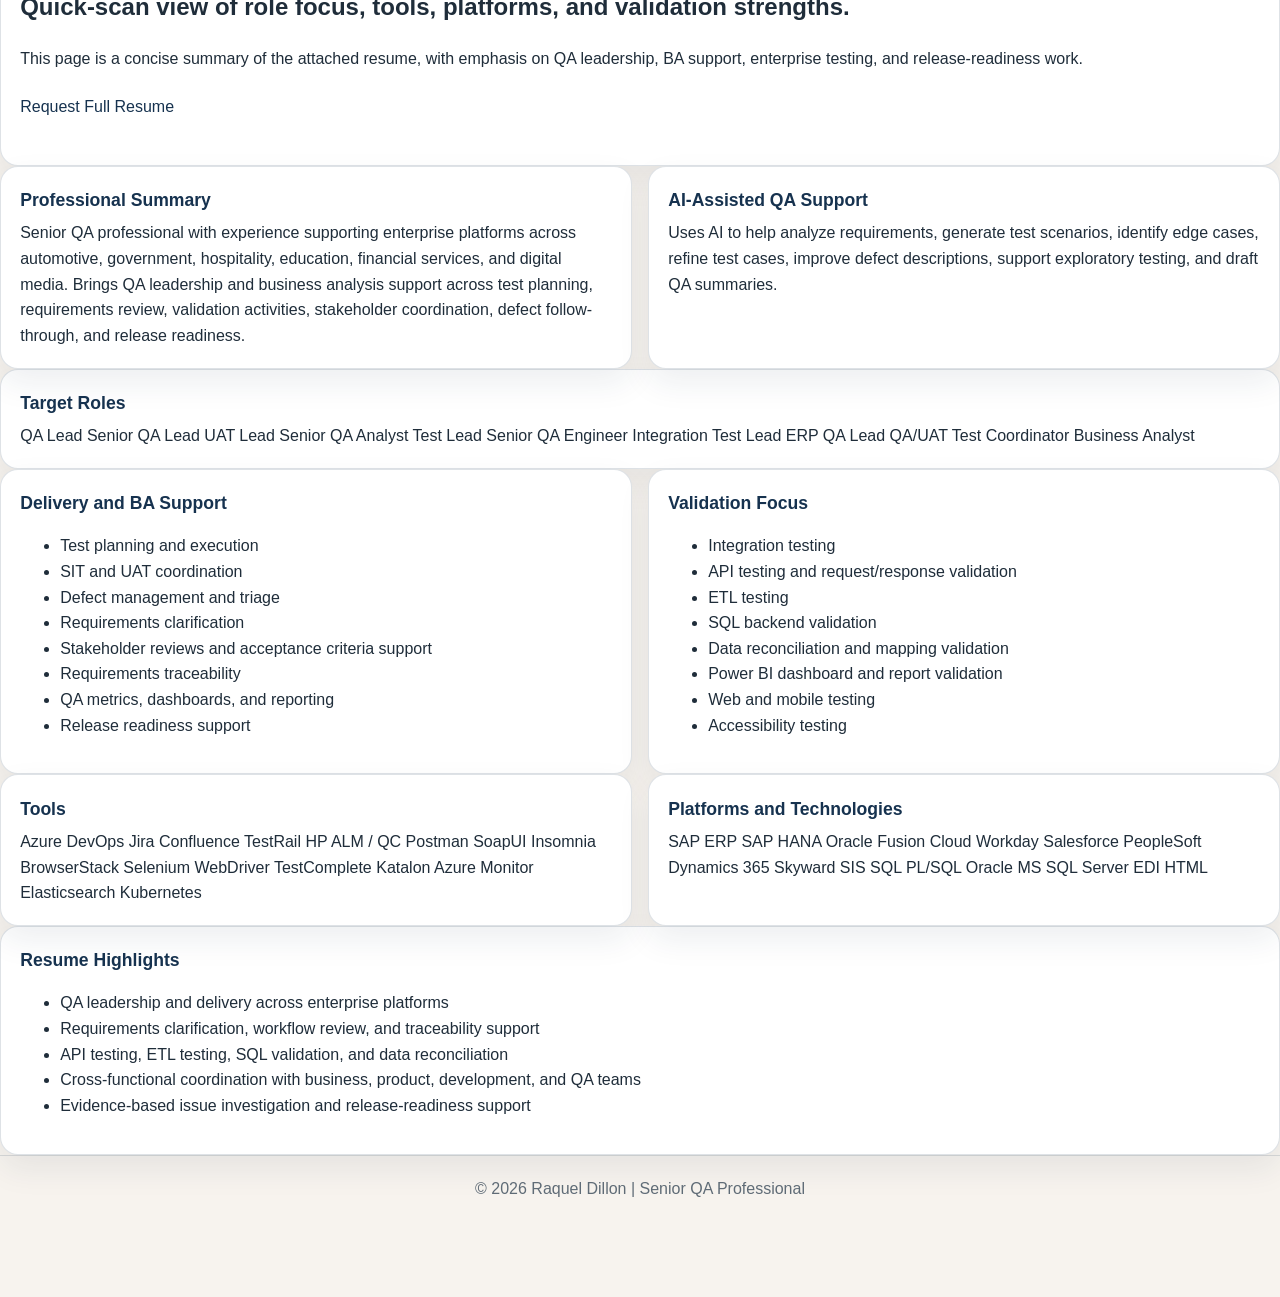
<file: resume.html>
<!DOCTYPE html>
<html lang="en">
<head>
  <meta charset="UTF-8" />
  <meta name="viewport" content="width=device-width, initial-scale=1.0" />
  <title>Resume | Raquel Dillon</title>
  <link rel="stylesheet" href="style.css" />
</head>
<body data-page="resume">
  <div class="site-shell">
    <aside class="sidebar">
      <div class="sidebar-inner">
        <div class="profile-wrap">
          <img src="profile.jpg" alt="Professional photo of Raquel Dillon" class="profile-photo" />
          <h1 class="sidebar-name">Raquel Dillon</h1>
          <p class="sidebar-title">Senior QA Professional</p>
          <p class="sidebar-roles">
            QA Lead • Senior QA Lead • UAT Lead • Senior QA Analyst • Test Lead •
            Senior QA Engineer • Integration Test Lead • ERP QA Lead • QA/UAT Test Coordinator • Business Analyst
          </p>
        </div>

        <div class="sidebar-contact">
          <a href="mailto:DillonQA@gmail.com" class="sidebar-contact-link">DillonQA@gmail.com</a>
          <a href="https://www.linkedin.com/in/raquel-dillon-b1bba695/" target="_blank" rel="noopener noreferrer" class="sidebar-contact-link">LinkedIn</a>
        </div>

        <button class="menu-toggle" id="menuToggle" aria-label="Toggle navigation">Menu</button>

        <nav class="sidebar-nav" aria-label="Main navigation">
          <a href="index.html" data-nav="home">Home</a>
          <a href="bio.html" data-nav="bio">Bio</a>
          <a href="experience.html" data-nav="experience">Experience</a>
          <a href="resume.html" data-nav="resume">Resume</a>
          <a href="valueplan.html" data-nav="valueplan">Value Plan</a>
          <a href="contact.html" data-nav="contact">Contact</a>
        </nav>
      </div>
    </aside>

    <main class="main-content">
      <section class="hero-card card">
        <p class="eyebrow">Resume snapshot</p>
        <h2>Quick-scan view of role focus, tools, platforms, and validation strengths.</h2>
        <p class="lead">
          This page is a concise summary of the attached resume, with emphasis on QA leadership,
          BA support, enterprise testing, and release-readiness work.
        </p>

        <div class="button-row">
          <a class="button" href="mailto:DillonQA@gmail.com?subject=Resume%20Request%20from%20Portfolio&body=Hello%20Raquel%2C%0A%0AI%20reviewed%20your%20portfolio%20and%20would%20like%20to%20request%20your%20full%20resume.%0A%0AThank%20you.">Request Full Resume</a>
        </div>
      </section>

      <section class="grid-2">
        <article class="card">
          <div class="title-box">
            <h3>Professional Summary</h3>
          </div>
          <p>
            Senior QA professional with experience supporting enterprise platforms across automotive,
            government, hospitality, education, financial services, and digital media. Brings QA leadership
            and business analysis support across test planning, requirements review, validation activities,
            stakeholder coordination, defect follow-through, and release readiness.
          </p>
        </article>

        <article class="card">
          <div class="title-box">
            <h3>AI-Assisted QA Support</h3>
          </div>
          <p>
            Uses AI to help analyze requirements, generate test scenarios, identify edge cases,
            refine test cases, improve defect descriptions, support exploratory testing, and draft QA summaries.
          </p>
        </article>
      </section>

      <section class="card">
        <div class="title-box">
          <h3>Target Roles</h3>
        </div>
        <div class="chip-group">
          <span class="chip">QA Lead</span>
          <span class="chip">Senior QA Lead</span>
          <span class="chip">UAT Lead</span>
          <span class="chip">Senior QA Analyst</span>
          <span class="chip">Test Lead</span>
          <span class="chip">Senior QA Engineer</span>
          <span class="chip">Integration Test Lead</span>
          <span class="chip">ERP QA Lead</span>
          <span class="chip">QA/UAT Test Coordinator</span>
          <span class="chip">Business Analyst</span>
        </div>
      </section>

      <section class="grid-2">
        <article class="card">
          <div class="title-box">
            <h3>Delivery and BA Support</h3>
          </div>
          <ul class="clean-list">
            <li>Test planning and execution</li>
            <li>SIT and UAT coordination</li>
            <li>Defect management and triage</li>
            <li>Requirements clarification</li>
            <li>Stakeholder reviews and acceptance criteria support</li>
            <li>Requirements traceability</li>
            <li>QA metrics, dashboards, and reporting</li>
            <li>Release readiness support</li>
          </ul>
        </article>

        <article class="card">
          <div class="title-box">
            <h3>Validation Focus</h3>
          </div>
          <ul class="clean-list">
            <li>Integration testing</li>
            <li>API testing and request/response validation</li>
            <li>ETL testing</li>
            <li>SQL backend validation</li>
            <li>Data reconciliation and mapping validation</li>
            <li>Power BI dashboard and report validation</li>
            <li>Web and mobile testing</li>
            <li>Accessibility testing</li>
          </ul>
        </article>
      </section>

      <section class="grid-2">
        <article class="card">
          <div class="title-box">
            <h3>Tools</h3>
          </div>
          <div class="chip-group">
            <span class="chip">Azure DevOps</span>
            <span class="chip">Jira</span>
            <span class="chip">Confluence</span>
            <span class="chip">TestRail</span>
            <span class="chip">HP ALM / QC</span>
            <span class="chip">Postman</span>
            <span class="chip">SoapUI</span>
            <span class="chip">Insomnia</span>
            <span class="chip">BrowserStack</span>
            <span class="chip">Selenium WebDriver</span>
            <span class="chip">TestComplete</span>
            <span class="chip">Katalon</span>
            <span class="chip">Azure Monitor</span>
            <span class="chip">Elasticsearch</span>
            <span class="chip">Kubernetes</span>
          </div>
        </article>

        <article class="card">
          <div class="title-box">
            <h3>Platforms and Technologies</h3>
          </div>
          <div class="chip-group">
            <span class="chip">SAP ERP</span>
            <span class="chip">SAP HANA</span>
            <span class="chip">Oracle Fusion Cloud</span>
            <span class="chip">Workday</span>
            <span class="chip">Salesforce</span>
            <span class="chip">PeopleSoft</span>
            <span class="chip">Dynamics 365</span>
            <span class="chip">Skyward SIS</span>
            <span class="chip">SQL</span>
            <span class="chip">PL/SQL</span>
            <span class="chip">Oracle</span>
            <span class="chip">MS SQL Server</span>
            <span class="chip">EDI</span>
            <span class="chip">HTML</span>
          </div>
        </article>
      </section>

      <section class="card">
        <div class="title-box">
          <h3>Resume Highlights</h3>
        </div>
        <ul class="clean-list">
          <li>QA leadership and delivery across enterprise platforms</li>
          <li>Requirements clarification, workflow review, and traceability support</li>
          <li>API testing, ETL testing, SQL validation, and data reconciliation</li>
          <li>Cross-functional coordination with business, product, development, and QA teams</li>
          <li>Evidence-based issue investigation and release-readiness support</li>
        </ul>
      </section>

      <footer class="site-footer">
        © 2026 Raquel Dillon | Senior QA Professional
      </footer>
    </main>
  </div>

  <script src="script.js"></script>
</body>
</html>
</file>
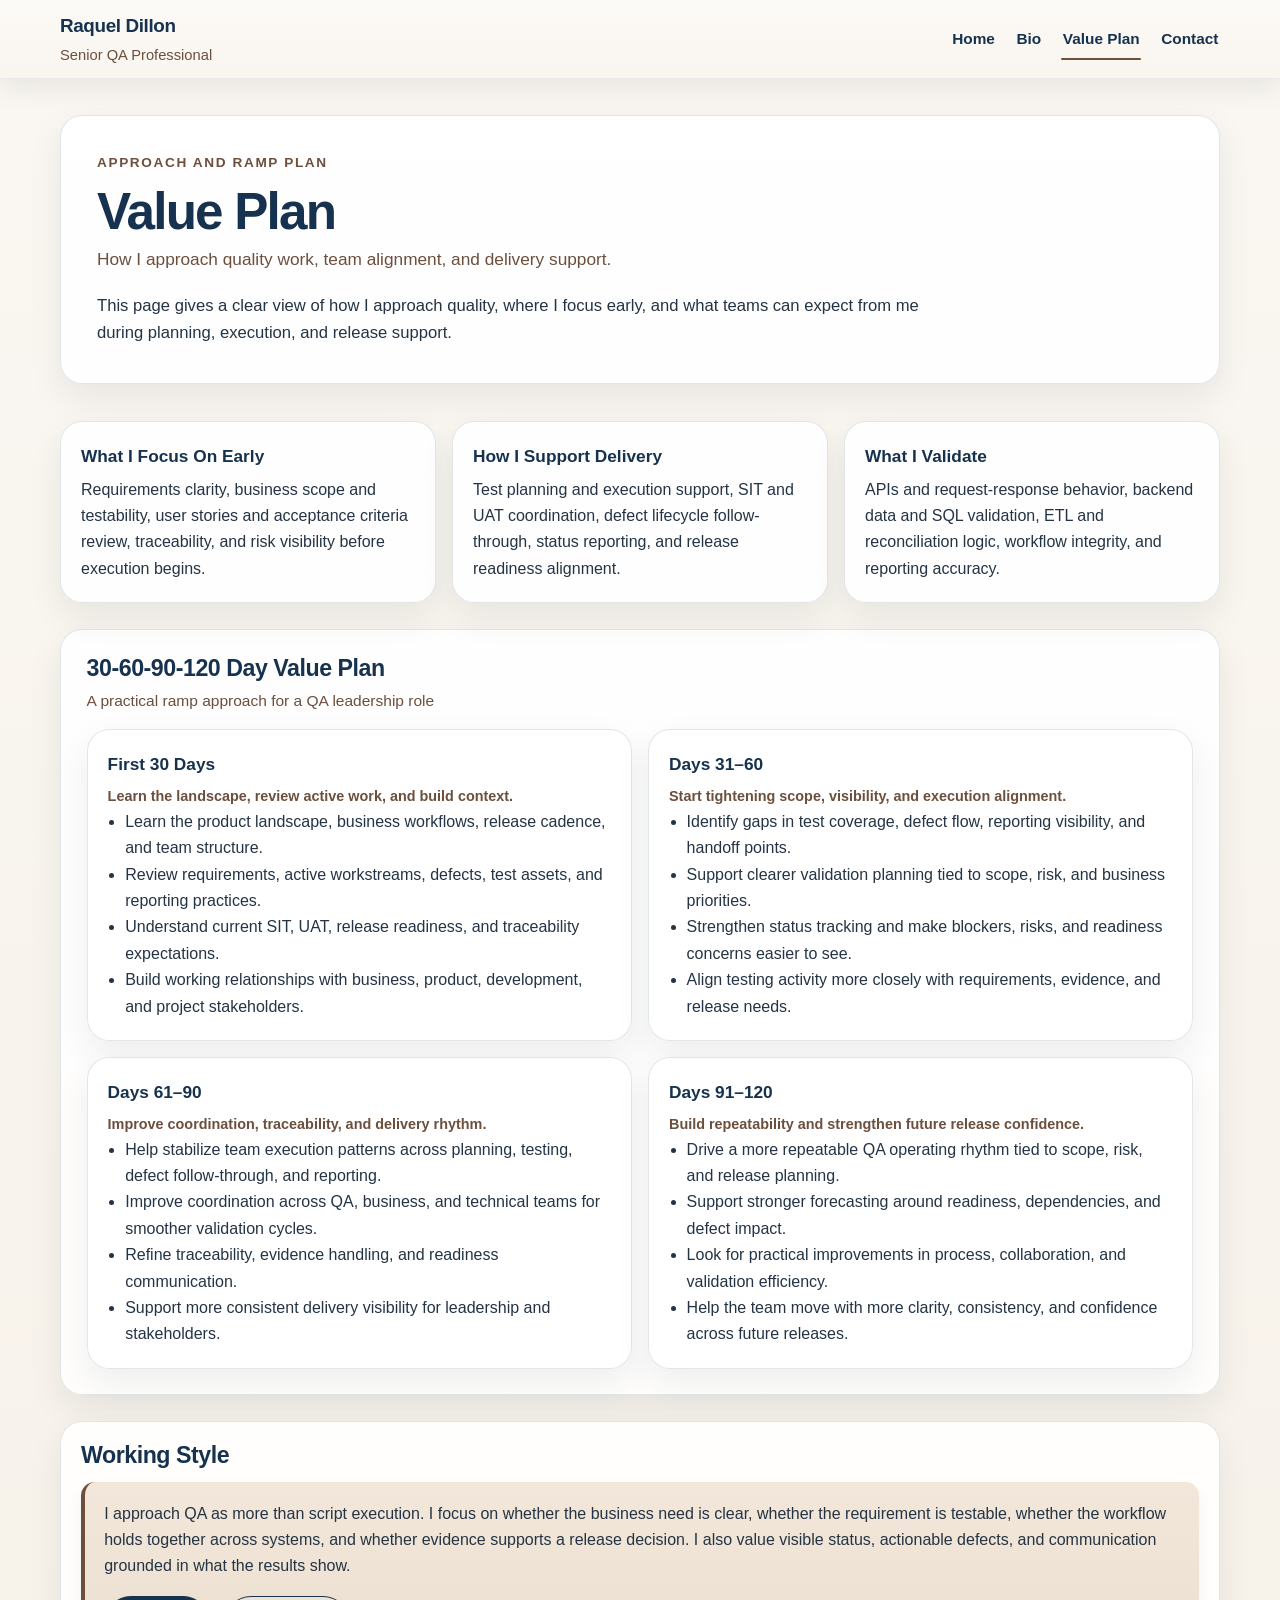
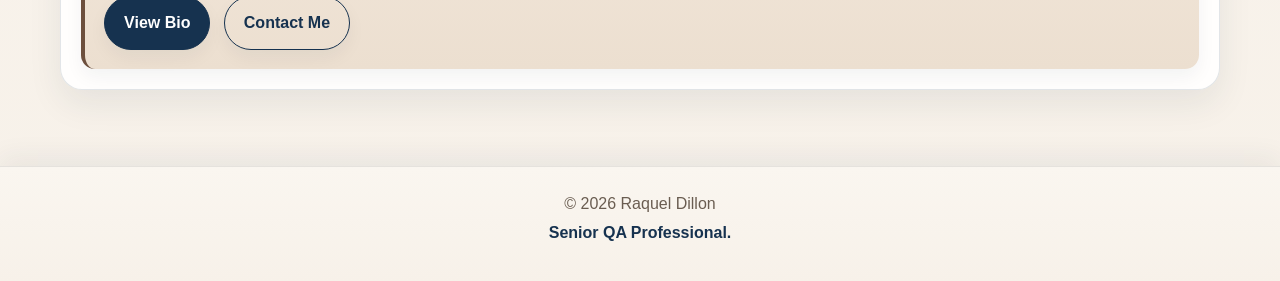
<file: valueplan.html>
<!DOCTYPE html>
<html lang="en">
<head>
  <meta charset="UTF-8" />
  <meta name="viewport" content="width=device-width, initial-scale=1.0" />
  <title>Raquel Dillon | Value Plan</title>
  <link rel="stylesheet" href="styles.css" />
</head>
<body>
  <header class="site-header">
    <div class="container header-inner">
      <a class="brand" href="index.html" aria-label="Raquel Dillon Home">
        <span class="brand-name">Raquel Dillon</span>
        <span class="brand-role">Senior QA Professional</span>
      </a>

      <nav class="site-nav" aria-label="Main Navigation">
        <a href="index.html">Home</a>
        <a href="bio.html">Bio</a>
        <a href="valueplan.html" class="active">Value Plan</a>
        <a href="contact.html">Contact</a>
      </nav>
    </div>
  </header>

  <main>
    <section class="hero-section inner-hero">
      <div class="container">
        <div class="hero-card">
          <p class="eyebrow">Approach and Ramp Plan</p>
          <h1 class="page-title">Value Plan</h1>
          <p class="hero-subtitle">
            How I approach quality work, team alignment, and delivery support.
          </p>

          <p class="hero-copy">
            This page gives a clear view of how I approach quality, where I focus early, and what teams can expect from me during planning, execution, and release support.
          </p>
        </div>
      </div>
    </section>

    <section class="content-section">
      <div class="container">
        <div class="card-grid three-col">
          <article class="info-card">
            <h3>What I Focus On Early</h3>
            <p>
              Requirements clarity, business scope and testability, user stories and acceptance criteria review, traceability, and risk visibility before execution begins.
            </p>
          </article>

          <article class="info-card">
            <h3>How I Support Delivery</h3>
            <p>
              Test planning and execution support, SIT and UAT coordination, defect lifecycle follow-through, status reporting, and release readiness alignment.
            </p>
          </article>

          <article class="info-card">
            <h3>What I Validate</h3>
            <p>
              APIs and request-response behavior, backend data and SQL validation, ETL and reconciliation logic, workflow integrity, and reporting accuracy.
            </p>
          </article>
        </div>
      </div>
    </section>

    <section class="content-section">
      <div class="container">
        <div class="panel">
          <h2 class="section-title">30-60-90-120 Day Value Plan</h2>
          <p class="section-subtitle">A practical ramp approach for a QA leadership role</p>

          <div class="phase-grid">
            <article class="phase-card">
              <h3 class="phase-label">First 30 Days</h3>
              <p class="phase-subtitle">Learn the landscape, review active work, and build context.</p>
              <ul>
                <li>Learn the product landscape, business workflows, release cadence, and team structure.</li>
                <li>Review requirements, active workstreams, defects, test assets, and reporting practices.</li>
                <li>Understand current SIT, UAT, release readiness, and traceability expectations.</li>
                <li>Build working relationships with business, product, development, and project stakeholders.</li>
              </ul>
            </article>

            <article class="phase-card">
              <h3 class="phase-label">Days 31–60</h3>
              <p class="phase-subtitle">Start tightening scope, visibility, and execution alignment.</p>
              <ul>
                <li>Identify gaps in test coverage, defect flow, reporting visibility, and handoff points.</li>
                <li>Support clearer validation planning tied to scope, risk, and business priorities.</li>
                <li>Strengthen status tracking and make blockers, risks, and readiness concerns easier to see.</li>
                <li>Align testing activity more closely with requirements, evidence, and release needs.</li>
              </ul>
            </article>

            <article class="phase-card">
              <h3 class="phase-label">Days 61–90</h3>
              <p class="phase-subtitle">Improve coordination, traceability, and delivery rhythm.</p>
              <ul>
                <li>Help stabilize team execution patterns across planning, testing, defect follow-through, and reporting.</li>
                <li>Improve coordination across QA, business, and technical teams for smoother validation cycles.</li>
                <li>Refine traceability, evidence handling, and readiness communication.</li>
                <li>Support more consistent delivery visibility for leadership and stakeholders.</li>
              </ul>
            </article>

            <article class="phase-card">
              <h3 class="phase-label">Days 91–120</h3>
              <p class="phase-subtitle">Build repeatability and strengthen future release confidence.</p>
              <ul>
                <li>Drive a more repeatable QA operating rhythm tied to scope, risk, and release planning.</li>
                <li>Support stronger forecasting around readiness, dependencies, and defect impact.</li>
                <li>Look for practical improvements in process, collaboration, and validation efficiency.</li>
                <li>Help the team move with more clarity, consistency, and confidence across future releases.</li>
              </ul>
            </article>
          </div>
        </div>
      </div>
    </section>

    <section class="content-section">
      <div class="container">
        <div class="info-card section-card">
          <h2 class="section-title">Working Style</h2>
          <div class="note-box">
            <p>
              I approach QA as more than script execution. I focus on whether the business need is clear, whether the requirement is testable, whether the workflow holds together across systems, and whether evidence supports a release decision. I also value visible status, actionable defects, and communication grounded in what the results show.
            </p>

            <div class="button-row">
              <a class="btn btn-primary" href="bio.html">View Bio</a>
              <a class="btn btn-secondary" href="contact.html">Contact Me</a>
            </div>
          </div>
        </div>
      </div>
    </section>
  </main>

  <footer class="site-footer">
    <div class="container">
      <p>© 2026 Raquel Dillon</p>
      <p class="footer-role">Senior QA Professional.</p>
    </div>
  </footer>
</body>
</html>
</file>
<file: styles.css>
:root {
  --navy: #16324f;
  --navy-2: #23496f;
  --brown: #6c4f3d;
  --brown-2: #8b6a54;
  --beige: #e8dccd;
  --beige-2: #f2e8dc;
  --cream: #faf7f2;
  --white: #ffffff;
  --text: #243444;
  --muted: #6a5d51;
  --border: rgba(22, 50, 79, 0.12);
  --shadow: 0 14px 34px rgba(29, 45, 68, 0.08);
  --shadow-soft: 0 8px 18px rgba(29, 45, 68, 0.05);
  --header-footer-shadow: 0 10px 24px rgba(29, 45, 68, 0.08);
  --radius-lg: 22px;
  --radius-md: 16px;
  --max-width: 1160px;
}

*,
*::before,
*::after {
  box-sizing: border-box;
}

html {
  scroll-behavior: smooth;
}

body {
  margin: 0;
  font-family: "Segoe UI", "Helvetica Neue", Arial, sans-serif;
  color: var(--text);
  background: linear-gradient(180deg, var(--cream) 0%, #f7f1e9 100%);
  line-height: 1.65;
}

img {
  max-width: 100%;
  display: block;
}

a {
  color: var(--navy);
  text-decoration: none;
  transition: all 0.2s ease;
}

a:hover {
  color: var(--navy-2);
}

.container {
  width: min(calc(100% - 2rem), var(--max-width));
  margin: 0 auto;
}

.site-header {
  position: sticky;
  top: 0;
  z-index: 1000;
  background: linear-gradient(180deg, #fcfaf7 0%, #f9f5ef 100%);
  backdrop-filter: blur(10px);
  border-bottom: 1px solid rgba(22, 50, 79, 0.08);
  box-shadow: var(--header-footer-shadow);
}

.header-inner {
  min-height: 78px;
  display: flex;
  justify-content: space-between;
  align-items: center;
  gap: 1rem;
}

.brand {
  display: flex;
  flex-direction: column;
  gap: 0.1rem;
}

.brand:hover {
  text-decoration: none;
}

.brand-name {
  font-size: 1.18rem;
  font-weight: 700;
  letter-spacing: -0.02em;
  color: var(--navy);
}

.brand-role {
  font-size: 0.92rem;
  color: var(--brown);
}

.site-nav {
  display: flex;
  align-items: center;
  gap: 1.15rem;
  flex-wrap: wrap;
}

.site-nav a {
  position: relative;
  color: var(--navy);
  font-size: 0.96rem;
  font-weight: 600;
  padding: 0.35rem 0.1rem;
}

.site-nav a::after {
  content: "";
  position: absolute;
  left: 0;
  bottom: -0.15rem;
  width: 0;
  height: 2px;
  background: var(--brown);
  border-radius: 999px;
  transition: width 0.2s ease;
}

.site-nav a:hover::after,
.site-nav a.active::after {
  width: 100%;
}

main {
  padding: 2rem 0 4rem;
}

.hero-section {
  padding: 0.5rem 0 1.5rem;
}

.inner-hero {
  padding-top: 0.25rem;
}

.hero-card,
.panel,
.info-card,
.experience-card,
.phase-card,
.contact-card {
  background: rgba(255, 255, 255, 0.9);
  border: 1px solid var(--border);
  border-radius: var(--radius-lg);
  box-shadow: var(--shadow);
}

.hero-card {
  padding: 2.25rem;
}

.profile-photo-wrap {
  margin: 0 0 1rem;
}

.profile-photo {
  width: 140px;
  height: 140px;
  object-fit: cover;
  border-radius: 50%;
  border: 4px solid rgba(255, 255, 255, 0.85);
  box-shadow: 0 10px 24px rgba(29, 45, 68, 0.12);
}

.eyebrow {
  margin: 0 0 0.7rem;
  color: var(--brown);
  font-size: 0.85rem;
  text-transform: uppercase;
  letter-spacing: 0.12em;
  font-weight: 700;
}

.page-title {
  margin: 0 0 0.45rem;
  font-size: clamp(2.2rem, 4vw, 3.3rem);
  line-height: 1.02;
  letter-spacing: -0.035em;
  color: var(--navy);
}

.hero-subtitle {
  margin: 0;
  max-width: 820px;
  color: var(--brown);
  font-size: 1.08rem;
  font-weight: 500;
}

.hero-copy {
  max-width: 860px;
  margin: 1.15rem 0 0;
  font-size: 1.04rem;
}

.content-section {
  padding: 0.8rem 0;
}

.section-top {
  margin-top: 1.6rem;
}

.section-title {
  margin: 0 0 0.35rem;
  color: var(--navy);
  font-size: 1.45rem;
  line-height: 1.15;
  letter-spacing: -0.02em;
}

.section-subtitle {
  margin: 0 0 1rem;
  color: var(--brown);
  font-size: 0.97rem;
}

.panel {
  padding: 1.6rem;
}

.card-grid {
  display: grid;
  gap: 1rem;
}

.two-col {
  grid-template-columns: repeat(2, minmax(0, 1fr));
}

.three-col {
  grid-template-columns: repeat(3, minmax(0, 1fr));
}

.info-card,
.experience-card,
.phase-card,
.contact-card {
  padding: 1.25rem;
}

.info-card h3,
.experience-card h3,
.phase-card h3,
.contact-card h3 {
  margin: 0 0 0.4rem;
  color: var(--navy);
  font-size: 1.08rem;
}

.info-card p,
.experience-card p,
.phase-card p,
.contact-card p {
  margin: 0.2rem 0 0;
}

.role-line {
  color: var(--brown);
  font-weight: 700;
  font-size: 0.96rem;
}

.pill-list {
  display: flex;
  flex-wrap: wrap;
  gap: 0.7rem;
  list-style: none;
  margin: 0;
  padding: 0;
}

.pill-list li {
  padding: 0.58rem 0.92rem;
  border-radius: 999px;
  background: var(--beige-2);
  border: 1px solid rgba(22, 50, 79, 0.08);
  color: var(--navy);
  font-size: 0.94rem;
  font-weight: 600;
}

.button-row {
  display: flex;
  flex-wrap: wrap;
  gap: 0.85rem;
  margin-top: 1.4rem;
}

.btn {
  display: inline-flex;
  align-items: center;
  justify-content: center;
  min-height: 48px;
  padding: 0.82rem 1.18rem;
  border-radius: 999px;
  border: 1px solid var(--navy);
  font-weight: 700;
  box-shadow: var(--shadow-soft);
  transition: all 0.22s ease;
}

.btn:hover {
  transform: translateY(-1px);
  text-decoration: none;
}

.btn-primary {
  background: var(--navy);
  color: var(--white);
}

.btn-primary:hover {
  background: var(--navy-2);
  color: var(--white);
}

.btn-secondary {
  background: transparent;
  color: var(--navy);
}

.btn-secondary:hover {
  background: var(--beige-2);
  color: var(--navy);
}

.btn-beige {
  background: var(--beige);
  color: var(--navy);
  border-color: rgba(22, 50, 79, 0.16);
}

.btn-beige:hover {
  background: #dfcfbc;
  color: var(--navy);
}

.experience-grid {
  display: grid;
  grid-template-columns: repeat(3, minmax(0, 1fr));
  gap: 1rem;
}

.phase-grid {
  display: grid;
  grid-template-columns: repeat(2, minmax(0, 1fr));
  gap: 1rem;
}

.phase-label {
  margin: 0 0 0.3rem;
  color: var(--navy);
  font-size: 1.1rem;
}

.phase-subtitle {
  margin: 0 0 0.85rem;
  color: var(--brown);
  font-size: 0.9rem;
  font-weight: 600;
}

.phase-card ul {
  margin: 0;
  padding-left: 1.1rem;
}

.section-card {
  padding: 1.25rem;
}

.section-card .section-title {
  margin-bottom: 0.85rem;
}

.note-box {
  margin-top: 0;
  padding: 1.15rem 1.2rem;
  border-left: 4px solid var(--brown);
  background: linear-gradient(180deg, #f2e7da 0%, #ecdfd0 100%);
  border-radius: 14px;
  box-shadow: var(--shadow-soft);
}

.note-box p {
  margin: 0;
}

.note-box .button-row {
  margin-top: 1rem;
}

.text-link {
  display: inline-block;
  margin-top: 1rem;
  color: var(--navy);
  font-weight: 700;
  text-decoration: underline;
  text-decoration-color: var(--brown);
  text-underline-offset: 4px;
}

.text-link:hover {
  color: var(--navy-2);
}

.contact-grid {
  display: grid;
  grid-template-columns: repeat(3, minmax(0, 1fr));
  gap: 1rem;
}

.site-footer {
  border-top: 1px solid rgba(22, 50, 79, 0.08);
  padding: 1.35rem 0 2rem;
  text-align: center;
  color: var(--muted);
  background: linear-gradient(180deg, #faf6f0 0%, #f7f1e9 100%);
  box-shadow: 0 -10px 24px rgba(29, 45, 68, 0.06);
}

.site-footer p {
  margin: 0.15rem 0;
}

.footer-role {
  color: var(--navy);
  font-weight: 700;
}

@media (max-width: 980px) {
  .three-col,
  .experience-grid,
  .contact-grid,
  .phase-grid {
    grid-template-columns: repeat(2, minmax(0, 1fr));
  }

  .header-inner {
    align-items: flex-start;
    padding: 0.9rem 0;
  }
}

@media (max-width: 720px) {
  .two-col,
  .three-col,
  .experience-grid,
  .contact-grid,
  .phase-grid {
    grid-template-columns: 1fr;
  }

  .header-inner {
    flex-direction: column;
    gap: 0.8rem;
  }

  .site-nav {
    width: 100%;
    justify-content: flex-start;
  }

  .hero-card,
  .panel,
  .info-card,
  .experience-card,
  .phase-card,
  .contact-card {
    padding: 1rem;
  }

  .page-title {
    font-size: 2rem;
  }
}
</file>
<file: style.css>
:root {
  --navy: var(--dark-blue, #16324f);
  --beige: var(--beige, #e8dccd);
  --cream: var(--off-white, #f7f3ee);
  --text: var(--body-text, #1f2d3a);
  --muted: var(--muted-text, #5f6b76);
  --border: rgba(22, 50, 79, 0.14);
  --shadow: 0 14px 32px rgba(22, 50, 79, 0.08);
  --max: 1160px;
  --radius: 18px;
}

*,
*::before,
*::after {
  box-sizing: border-box;
}

html {
  scroll-behavior: smooth;
}

body {
  margin: 0;
  font-family: Arial, Helvetica, sans-serif;
  color: var(--text);
  background: var(--cream);
  line-height: 1.6;
}

img {
  max-width: 100%;
  display: block;
}

a {
  color: var(--navy);
  text-decoration: none;
}

a:hover {
  text-decoration: underline;
}

.container {
  width: min(calc(100% - 2rem), var(--max));
  margin: 0 auto;
}

.site-header {
  position: sticky;
  top: 0;
  z-index: 100;
  background: rgba(247, 243, 238, 0.96);
  backdrop-filter: blur(10px);
  border-bottom: 1px solid var(--border);
}

.site-header .container {
  display: flex;
  align-items: center;
  justify-content: space-between;
  gap: 1rem;
  min-height: 78px;
}

.brand {
  display: flex;
  flex-direction: column;
  gap: 0.1rem;
}

.brand-name {
  font-size: 1.1rem;
  font-weight: 700;
  color: var(--navy);
  line-height: 1.1;
}

.brand-role {
  font-size: 0.92rem;
  color: var(--muted);
}

.site-nav {
  display: flex;
  align-items: center;
  gap: 1.1rem;
  flex-wrap: wrap;
}

.site-nav a {
  font-size: 0.96rem;
  font-weight: 600;
  color: var(--navy);
}

.site-nav a.active {
  text-decoration: underline;
  text-underline-offset: 4px;
}

main {
  padding: 2.25rem 0 4rem;
}

.page-hero {
  padding: 1rem 0 1.5rem;
}

.page-title {
  display: block;
  writing-mode: horizontal-tb;
  transform: none;
  margin: 0 0 0.55rem;
  font-size: clamp(2rem, 4vw, 3rem);
  line-height: 1.05;
  letter-spacing: -0.03em;
  color: var(--navy);
}

.page-kicker {
  margin: 0;
  max-width: 800px;
  font-size: 1.08rem;
  color: var(--text);
}

.hero-card,
.panel,
.card,
.phase-card,
.contact-card {
  background: #ffffff;
  border: 1px solid var(--border);
  border-radius: var(--radius);
  box-shadow: var(--shadow);
}

.hero-card {
  padding: 2rem;
}

.hero-intro {
  margin: 1rem 0 1.5rem;
  max-width: 840px;
  font-size: 1.06rem;
}

.button-row {
  display: flex;
  flex-wrap: wrap;
  gap: 0.85rem;
  margin: 1.4rem 0 1.6rem;
}

.btn {
  display: inline-flex;
  align-items: center;
  justify-content: center;
  min-height: 46px;
  padding: 0.78rem 1.1rem;
  border-radius: 999px;
  border: 1px solid var(--navy);
  font-weight: 700;
  transition: 0.2s ease;
}

.btn-primary {
  background: var(--navy);
  color: #ffffff;
}

.btn-primary:hover {
  background: transparent;
  color: var(--navy);
  text-decoration: none;
}

.btn-secondary {
  background: transparent;
  color: var(--navy);
}

.btn-secondary:hover {
  background: var(--beige);
  text-decoration: none;
}

.btn-beige {
  background: var(--beige);
  color: var(--navy);
}

.btn-beige:hover {
  opacity: 0.92;
  text-decoration: none;
}

.section {
  margin-top: 1.5rem;
}

.section-title {
  margin: 0 0 0.4rem;
  font-size: 1.45rem;
  line-height: 1.15;
  color: var(--navy);
}

.section-subtitle {
  margin: 0 0 1rem;
  color: var(--muted);
  font-size: 0.98rem;
}

.role-strip,
.focus-list,
.pill-list {
  display: flex;
  flex-wrap: wrap;
  gap: 0.65rem;
  padding: 0;
  margin: 0;
  list-style: none;
}

.role-strip li,
.focus-list li,
.pill-list li {
  padding: 0.55rem 0.85rem;
  border-radius: 999px;
  border: 1px solid var(--border);
  background: var(--cream);
  color: var(--navy);
  font-size: 0.95rem;
  font-weight: 600;
}

.grid-2 {
  display: grid;
  grid-template-columns: repeat(2, minmax(0, 1fr));
  gap: 1rem;
}

.grid-3 {
  display: grid;
  grid-template-columns: repeat(3, minmax(0, 1fr));
  gap: 1rem;
}

.card {
  padding: 1.2rem;
}

.card h3,
.phase-card h3,
.contact-card h3 {
  margin: 0 0 0.4rem;
  color: var(--navy);
  font-size: 1.1rem;
}

.card p,
.phase-card p,
.contact-card p {
  margin: 0.2rem 0 0;
}

.experience-grid {
  display: grid;
  grid-template-columns: repeat(3, minmax(0, 1fr));
  gap: 1rem;
}

.experience-card {
  padding: 1.2rem;
  background: #ffffff;
  border: 1px solid var(--border);
  border-radius: var(--radius);
  box-shadow: var(--shadow);
}

.company {
  margin: 0 0 0.35rem;
  font-size: 1.06rem;
  color: var(--navy);
}

.job-title {
  margin: 0 0 0.55rem;
  font-size: 1rem;
  font-weight: 700;
}

.text-link {
  display: inline-flex;
  align-items: center;
  gap: 0.35rem;
  margin-top: 1rem;
  font-weight: 700;
  text-decoration: underline;
  text-underline-offset: 4px;
}

.text-link:hover {
  opacity: 0.88;
}

.panel {
  padding: 1.5rem;
}

.phase-grid {
  display: grid;
  grid-template-columns: repeat(2, minmax(0, 1fr));
  gap: 1rem;
}

.phase-card {
  padding: 1.35rem;
}

.phase-label {
  margin: 0 0 0.3rem;
  font-size: 1.12rem;
  color: var(--navy);
}

.phase-subtitle {
  margin: 0 0 0.85rem;
  font-size: 0.92rem;
  color: var(--navy);
  font-weight: 600;
}

.phase-card ul {
  margin: 0;
  padding-left: 1.15rem;
}

.note-box {
  margin-top: 1rem;
  padding: 1rem 1.1rem;
  border-left: 4px solid var(--navy);
  background: var(--beige);
  border-radius: 12px;
}

.contact-grid {
  display: grid;
  grid-template-columns: repeat(3, minmax(0, 1fr));
  gap: 1rem;
}

.contact-card {
  padding: 1.2rem;
}

.site-footer {
  border-top: 1px solid var(--border);
  padding: 1.25rem 0 2rem;
  text-align: center;
  color: var(--muted);
}

.footer-role {
  display: block;
  margin-top: 0.3rem;
  color: var(--navy);
  font-weight: 700;
}

@media (max-width: 980px) {
  .grid-3,
  .experience-grid,
  .contact-grid,
  .phase-grid {
    grid-template-columns: repeat(2, minmax(0, 1fr));
  }

  .site-header .container {
    align-items: flex-start;
    padding: 0.85rem 0;
  }
}

@media (max-width: 700px) {
  .grid-2,
  .grid-3,
  .experience-grid,
  .contact-grid,
  .phase-grid {
    grid-template-columns: 1fr;
  }

  .hero-card,
  .panel,
  .card,
  .phase-card,
  .contact-card,
  .experience-card {
    padding: 1rem;
  }

  .site-header .container {
    flex-direction: column;
    gap: 0.75rem;
  }

  .site-nav {
    width: 100%;
    justify-content: flex-start;
  }

  .page-title {
    font-size: 2rem;
  }
}
</file>
